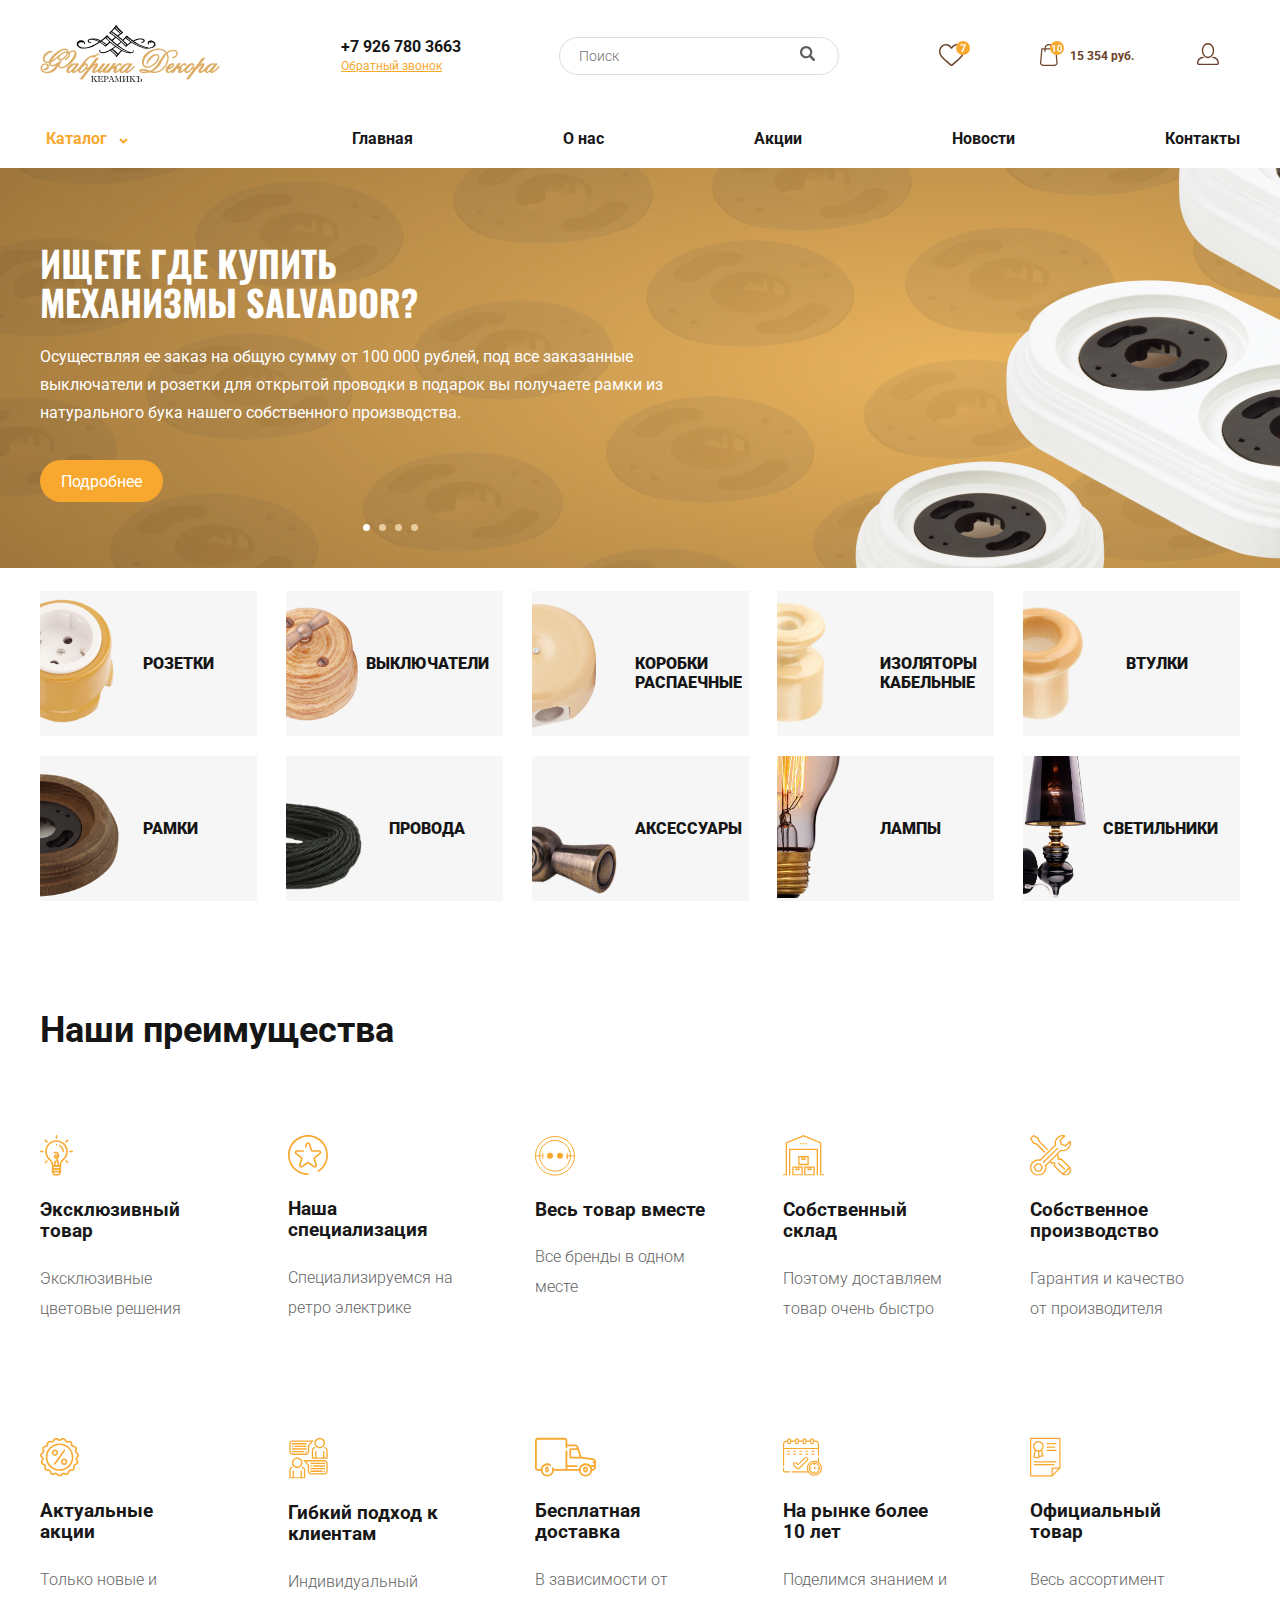
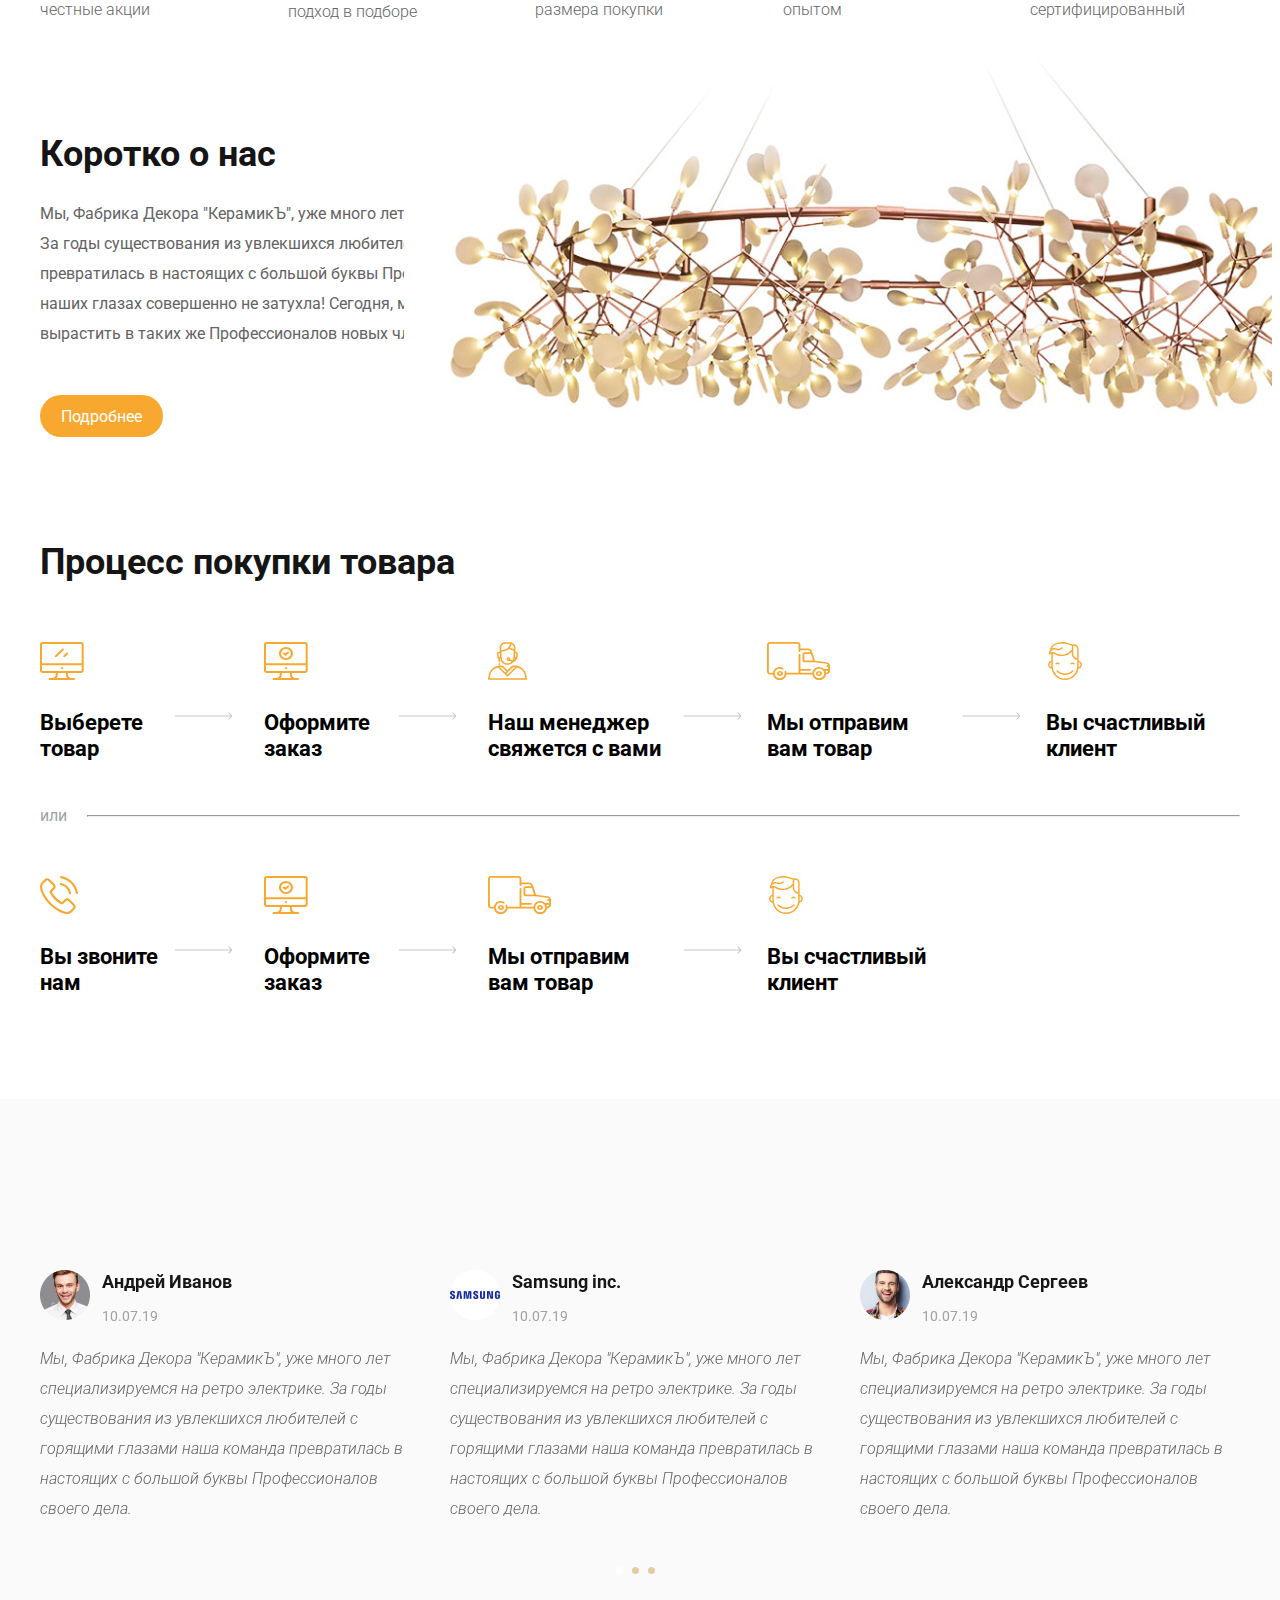
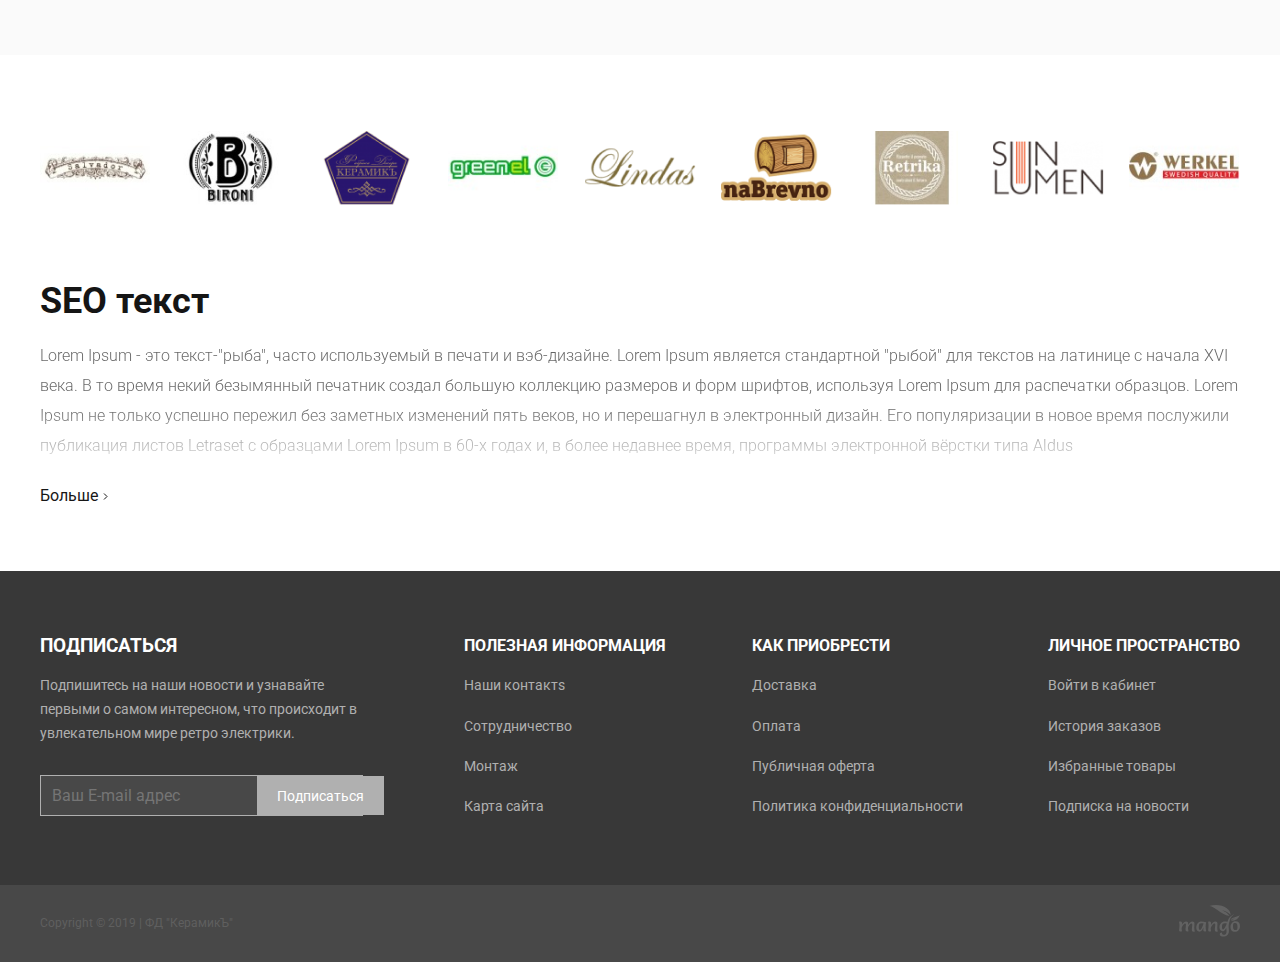
<file: Ceramic/index.html>
<!DOCTYPE html>
<html lang="en">
<head>
   <meta charset="UTF-8">
   <meta http-equiv="X-UA-Compatible" content="IE=edge">
   <meta name="viewport" content="width=device-width, initial-scale=1.0">
   <link rel="stylesheet" href="css/style.css"><link rel="preconnect" href="https://fonts.googleapis.com">
   <link rel="preconnect" href="https://fonts.gstatic.com" crossorigin>
   <link href="https://fonts.googleapis.com/css2?family=Oswald:wght@700&family=Roboto:ital,wght@0,400;0,700;0,900;1,400&display=swap" rel="stylesheet">
   <link href="https://fonts.googleapis.com/icon?family=Material+Icons" rel="stylesheet">
   <link rel="stylesheet" href="https://cdn.jsdelivr.net/npm/swiper@8/swiper-bundle.min.css">

   <title>Ceramic</title>
</head>
<body>
   <header class="header">
      <div class="container">
         <div class="header-top">
            <div class="header__logo logo">
               <img src="assets/img/header/logo.png" alt="logo: header logo" class="header__img">
            </div>
            <!-- /.header__logo -->
            <div class="header-top__contact">
               <p class="header__num">+7 926 780 3663</p>
               <a href="#" class="header__desc">Обратный звонок</a>
            </div>
            <!-- /.header-top__contact -->
            <form class="header-search">
               <input type="text" class="header-search__input" placeholder="Поиск">
               <button class="header-search__btn">
                  <img src="assets/svg/lupa.svg" alt="icon: lupa">
               </button>
            </form>
            <div class="header-top__nav">
               <ul class="header-top__list">
                  <li class="header-top__item">
                     <img src="assets/svg/bookmarks.svg" alt="icon: like">
                  </li>
                  <li class="header-top__item header-top__item--cart">
                     <img src="assets/svg/cart.svg" alt="icon: cart">
                     <p class="header-top__item--price">15 354 руб.</p>
                  </li>
                  <li class="header-top__item">
                     <img src="assets/svg/profile.svg" alt="icon: profile">
                  </li>
               </ul>
            </div>
            <!-- /.header-top__nav -->
         </div>
         <!-- /.header-top -->
         <nav class="navbar">
            <div class="dropdown">
               <button class="dropdown__btn navbar__catalog">Каталог</button>
               <ul class="dropdown-content dropdown--dis">
                  <li class="dropdown-content__item"><a href="#">ВСЕ ТОВАРЫ</a></li>
                  <li class="dropdown-content__item"><a href="#">РОЗЕТКИ</a></li>
                  <li class="dropdown-content__item"><a href="#">ВЫКЛЮЧАТЕЛИ</a></li>
                  <li class="dropdown-content__item"><a href="#">РАСПАЕЧНЫЕ КОРОБКИ</a></li>
                  <li class="dropdown-content__item"><a href="#">КАБЕЛЬНЫЕ ИЗОЛЯТОРЫ</a></li>
                  <li class="dropdown-content__item"><a href="#">ВТУЛКИ</a></li>
                  <li class="dropdown-content__item"><a href="#">РАМКИ</a></li>
                  <li class="dropdown-content__item"><a href="#">ПРОВОДА</a></li>
                  <li class="dropdown-content__item"><a href="#">СВЕТИЛЬНИКИ</a></li>
                  <li class="dropdown-content__item"><a href="#">ЛАМПЫ</a></li>
                  <li class="dropdown-content__item"><a href="#">АКСЕССУАРЫ</a></li>
               </ul>
            </div>
            <ul class="navbar-list">
               <li class="navbar-list__item"><a href="#" class="navbar-list__link">Главная</a></li>
               <li class="navbar-list__item"><a href="#" class="navbar-list__link">О нас</a></li>
               <li class="navbar-list__item"><a href="#" class="navbar-list__link">Акции</a></li>
               <li class="navbar-list__item"><a href="#" class="navbar-list__link">Новости</a></li>
               <li class="navbar-list__item"><a href="#" class="navbar-list__link">Контакты</a></li>
            </ul>
         </nav>
         <!-- /.nav -->
 
      </div>
      <!-- /.container -->
      <!-- Slider main container -->
   <div class="header-swiper">
      <!-- Additional required wrapper -->
      <div class="swiper-wrapper">
         <!-- Slides -->
         <div class="swiper-slide swiper-slide--first">
            <div class="container">
               <h1 class="header-swiper__title">Ищете где купить механизмы Salvador?</h1>
               <p class="header-swiper__text">Осуществляя ее заказ на общую сумму от 100 000 рублей, под все заказанные выключатели и розетки для открытой проводки в подарок вы получаете рамки из натурального бука нашего собственного производства.</p>
               <button class="header-swiper__btn btn">Подробнее</button>
            </div>
            <!-- /.container -->
         </div>
         <div class="swiper-slide swiper-slide--second">
            <div class="container">
               <h1 class="header-swiper__title">Ищете где купить механизмы Salvador?</h1>
               <p class="header-swiper__text">Осуществляя ее заказ на общую сумму от 100 000 рублей, под все заказанные выключатели и розетки для открытой проводки в подарок вы получаете рамки из натурального бука нашего собственного производства.</p>
               <button class="header-swiper__btn btn">Подробнее</button>
            </div>
            <!-- /.container -->
         </div>
         <div class="swiper-slide swiper-slide--third">
            <div class="container">
               <h1 class="header-swiper__title">Ищете где купить механизмы Salvador?</h1>
               <p class="header-swiper__text">Осуществляя ее заказ на общую сумму от 100 000 рублей, под все заказанные выключатели и розетки для открытой проводки в подарок вы получаете рамки из натурального бука нашего собственного производства.</p>
               <button class="header-swiper__btn btn">Подробнее</button>
            </div>
            <!-- /.container -->
         </div>
         <div class="swiper-slide swiper-slide--forth">
            <div class="container">
               <h1 class="header-swiper__title">Ищете где купить механизмы Salvador?</h1>
               <p class="header-swiper__text">Осуществляя ее заказ на общую сумму от 100 000 рублей, под все заказанные выключатели и розетки для открытой проводки в подарок вы получаете рамки из натурального бука нашего собственного производства.</p>
               <button class="header-swiper__btn btn">Подробнее</button>
            </div>
            <!-- /.container -->
         </div>
      </div>
      <!-- If we need pagination -->
      <div class="swiper-pagination header-pagination"></div>
   </div>
   <!-- /.header-swiper -->
   </header>
   <section class="goods">
      <div class="container">
         <div class="goods-content">
            <div class="goods-card">
               <img src="assets/img/goods/card-1.png" alt="image: socket" class="goods-card__img">
               <p class="goods-card__text">розетки</p>
            </div>
            <!-- /.goods-card -->
            <div class="goods-card">
               <img src="assets/img/goods/card-2.png" alt="image: switch" class="goods-card__img">
               <p class="goods-card__text long-text">Выключатели</p>
            </div>
            <!-- /.goods-card -->
            <div class="goods-card">
               <img src="assets/img/goods/card-3.png" alt="image: boxes" class="goods-card__img" width="64%">
               <p class="goods-card__text">коробки распаечные</p>
            </div>
            <!-- /.goods-card -->
            <div class="goods-card">
               <img src="assets/img/goods/card-4.png" alt="image: cabel isolator" class="goods-card__img" width="65%">
               <p class="goods-card__text">изоляторы кабельные</p>
            </div>
            <!-- /.goods-card -->
            <div class="goods-card">
               <img src="assets/img/goods/card-5.png" alt="image: bushings" class="goods-card__img" width="50%" id="special-card">
               <p class="goods-card__text">Втулки</p>
            </div>
            <!-- /.goods-card -->
            <div class="goods-card--second">
               <img src="assets/img/goods/card-6.png" alt="image: socket" class="goods-card__img--second small-card">
               <p class="goods-card__text">Рамки</p>
            </div>
            <!-- /.goods-card -->
            <div class="goods-card--second">
               <img src="assets/img/goods/card-7.png" alt="image: switch" class="goods-card__img--second small-card">
               <p class="goods-card__text">провода</p>
            </div>
            <!-- /.goods-card -->
            <div class="goods-card--second">
               <img src="assets/img/goods/card-8.png" alt="image: boxes" class="goods-card__img--second">
               <p class="goods-card__text">Аксессуары</p>
            </div>
            <!-- /.goods-card -->
            <div class="goods-card--second">
               <img src="assets/img/goods/card-9.png" alt="image: cabel isolator" class="goods-card__img--second big-card">
               <p class="goods-card__text">Лампы</p>
            </div>
            <!-- /.goods-card -->
            <div class="goods-card--second">
               <img src="assets/img/goods/card-10.png" alt="image: bushings" class="goods-card__img--second big-card">
               <p class="goods-card__text long-text">светильники</p>
            </div>
            <!-- /.goods-card -->
         </div>
         <!-- /.goods-content -->
      </div>
      <!-- /.container -->
   </section>
   <!-- /.goods -->
   <section class="advantages">
      <div class="container">
         <h2 class="advantages__title title">Наши преимущества</h2>
         <div class="advantages-content">
            <div class="advantages-card">
               <img src="assets/img/advantages/card-1.svg" alt="icon: bulb" class="advantages-card__img">
               <h3 class="advantages-card__title">Эксклюзивный товар</h3>
               <p class="advantages-card__text">Эксклюзивные цветовые решения</p>
            </div>
            <!-- /.advantages-card -->
            <div class="advantages-card">
               <img src="assets/img/advantages/card-2.svg" alt="icon: bulb" class="advantages-card__img">
               <h3 class="advantages-card__title">Наша специализация</h3>
               <p class="advantages-card__text">Специализируемся на ретро электрике</p>
            </div>
            <!-- /.advantages-card -->
            <div class="advantages-card">
               <img src="assets/img/advantages/card-3.svg" alt="icon: bulb" class="advantages-card__img">
               <h3 class="advantages-card__title">Весь товар вместе</h3>
               <p class="advantages-card__text">Все бренды в одном месте</p>
            </div>
            <!-- /.advantages-card -->
            <div class="advantages-card">
               <img src="assets/img/advantages/card-4.svg" alt="icon: bulb" class="advantages-card__img">
               <h3 class="advantages-card__title">Собственный склад</h3>
               <p class="advantages-card__text">Поэтому доставляем товар очень быстро</p>
            </div>
            <!-- /.advantages-card -->
            <div class="advantages-card">
               <img src="assets/img/advantages/card-5.svg" alt="icon: bulb" class="advantages-card__img">
               <h3 class="advantages-card__title">Собственное производство</h3>
               <p class="advantages-card__text">Гарантия и качество от производителя</p>
            </div>
            <!-- /.advantages-card -->
            <div class="advantages-card">
               <img src="assets/img/advantages/card-6.svg" alt="icon: bulb" class="advantages-card__img">
               <h3 class="advantages-card__title">Актуальные акции</h3>
               <p class="advantages-card__text">Только новые и честные акции</p>
            </div>
            <!-- /.advantages-card -->
            <div class="advantages-card">
               <img src="assets/img/advantages/card-7.svg" alt="icon: bulb" class="advantages-card__img">
               <h3 class="advantages-card__title">Гибкий подход к клиентам</h3>
               <p class="advantages-card__text">Индивидуальный подход в подборе</p>
            </div>
            <!-- /.advantages-card -->
            <div class="advantages-card">
               <img src="assets/img/advantages/card-8.svg" alt="icon: bulb" class="advantages-card__img">
               <h3 class="advantages-card__title">Бесплатная доставка</h3>
               <p class="advantages-card__text">В зависимости от размера покупки</p>
            </div>
            <!-- /.advantages-card -->
            <div class="advantages-card">
               <img src="assets/img/advantages/card-9.svg" alt="icon: bulb" class="advantages-card__img">
               <h3 class="advantages-card__title">На рынке более 10 лет</h3>
               <p class="advantages-card__text">Поделимся знанием и опытом</p>
            </div>
            <!-- /.advantages-card -->
            <div class="advantages-card">
               <img src="assets/img/advantages/card-10.svg" alt="icon: bulb" class="advantages-card__img">
               <h3 class="advantages-card__title">Официальный товар</h3>
               <p class="advantages-card__text">Весь ассортимент сертифицированный</p>
            </div>
            <!-- /.advantages-card -->
         </div>
         <!-- /.advantages-content -->
      </div>
      <!-- /.container -->
   </section>
   <!-- /.advantages -->
   <section class="about">
      <div class="container">
         <h2 class="about__title title">Коротко о нас</h2>
         <p class="about__text">
            Мы, Фабрика Декора "КерамикЪ", уже много лет специализируемся на ретро электрике.
            За годы существования из увлекшихся любителей с горящими глазами наша команда превратилась в настоящих с большой буквы Профессионалов своего дела. Но искра
            в наших глазах совершенно не затухла! Сегодня, мы планомерно работаем над тем,
            чтоб вырастить в таких же Профессионалов новых членов нашей команды.
         </p>
         <button class="btn about__btn">Подробнее</button>
         <div class="about__img"><img src="assets/img/about/chandelier.png" alt="image: chandelier"></div>
      </div>
      <!-- /.container -->
   </section>
   <!-- /.about -->
   <section class="purchase">
      <div class="container">
         <h2 class="purchase__title title">Процесс покупки товара</h2>
         <div class="purchase-row">
            <div class="purchase-card">
               <img src="assets/img/purchase/card-1.svg" alt="icon: computer" class="purchase-card__img">
               <h3 class="purchase-card__title">Выберете <br> товар</h3>
            </div>
            <!-- /.purchase-card -->
            <div class="purchase-card">
               <img src="assets/img/purchase/card-2.svg" alt="icon: computer" class="purchase-card__img">
               <h3 class="purchase-card__title">Оформите <br> заказ</h3>
            </div>
            <!-- /.purchase-card -->
            <div class="purchase-card purchase-card--large">
               <img src="assets/img/purchase/card-3.svg" alt="icon: computer" class="purchase-card__img">
               <h3 class="purchase-card__title">Наш менеджер <br> свяжется с вами</h3>
            </div>
            <!-- /.purchase-card -->
            <div class="purchase-card purchase-card--large">
               <img src="assets/img/purchase/card-4.svg" alt="icon: computer" class="purchase-card__img">
               <h3 class="purchase-card__title">Мы отправим <br> вам товар</h3>
            </div>
            <!-- /.purchase-card -->
            <div class="purchase-card purchase-card--dis purchase-card--large">
               <img src="assets/img/purchase/card-5.svg" alt="icon: computer" class="purchase-card__img">
               <h3 class="purchase-card__title purchase-card__title--dis">Вы счастливый <br> клиент</h3>
            </div>
            <!-- /.purchase-card -->
         </div>
         <!-- /.purchase-row -->
         <div class="purchase-line">
            <p class="purchase-line__text">или</p>
            <hr class="purchase-line__hr"></hr>
         </div>
         <!-- /.purchase-line -->
         <div class="purchase-row">
            <div class="purchase-card">
               <img src="assets/img/purchase/card-6.svg" alt="icon: computer" class="purchase-card__img">
               <h3 class="purchase-card__title">Вы звоните <br> нам</h3>
            </div>
            <!-- /.purchase-card -->
            <div class="purchase-card">
               <img src="assets/img/purchase/card-2.svg" alt="icon: computer" class="purchase-card__img">
               <h3 class="purchase-card__title">Оформите <br> заказ</h3>
            </div>
            <!-- /.purchase-card -->
            <div class="purchase-card purchase-card--large">
               <img src="assets/img/purchase/card-4.svg" alt="icon: computer" class="purchase-card__img">
               <h3 class="purchase-card__title">Мы отправим <br> вам товар</h3>
            </div>
            <!-- /.purchase-card -->
            <div class="purchase-card purchase-card--large">
               <img src="assets/img/purchase/card-5.svg" alt="icon: computer" class="purchase-card__img">
               <h3 class="purchase-card__title purchase-card__title--dis">Вы счастливый <br> клиент</h3>
            </div>
            <!-- /.purchase-card -->
         </div>
         <!-- /.purchase-row -->
      </div>
      <!-- /.container -->
   </section>
   <!-- /.purchase -->
   <section class="clients">
      <div class="container">
               <!-- Swiper -->
         <div class="swiper clients-swiper">
            <div class="swiper-wrapper">
            <div class="swiper-slide clients-slide">
               <div class="clients-slide__item">
                  <div class="clients-slide__top">
                     <img src="assets/img/clients/card-1.png" alt="image: client" class="clients-slide__img">
                  <div class="clients-slide__info">
                     <p class="clients-slide__name">Андрей Иванов</p>
                     <span class="clients-slide__date">10.07.19</span>
                  </div>
                  <!-- /.clients-slide__info -->
                  </div>
                  <!-- /.clients-slide__top -->
                  <p class="clients-slide__text">
                     Мы, Фабрика Декора "КерамикЪ", уже много лет специализируемся на ретро электрике. За годы существования из увлекшихся любителей с горящими глазами наша команда превратилась в настоящих с большой буквы Профессионалов своего дела.
                  </p>
               </div>
               <!-- /.swiper-slide__item -->
               <div class="clients-slide__item">
                  <div class="clients-slide__top">
                     <img src="assets/img/clients/card-2.png" alt="image: client" class="clients-slide__img">
                  <div class="clients-slide__info">
                     <p class="clients-slide__name">Samsung inc.</p>
                     <span class="clients-slide__date">10.07.19</span>
                  </div>
                  <!-- /.clients-slide__info -->
                  </div>
                  <!-- /.clients-slide__top -->
                  <p class="clients-slide__text">
                     Мы, Фабрика Декора "КерамикЪ", уже много лет специализируемся на ретро электрике. За годы существования из увлекшихся любителей с горящими глазами наша команда превратилась в настоящих с большой буквы Профессионалов своего дела.
                  </p>
               </div>
               <!-- /.swiper-slide__item -->
               <div class="clients-slide__item">
                  <div class="clients-slide__top">
                     <img src="assets/img/clients/card-3.png" alt="image: client" class="clients-slide__img">
                  <div class="clients-slide__info">
                     <p class="clients-slide__name">Александр Сергеев</p>
                     <span class="clients-slide__date">10.07.19</span>
                  </div>
                  <!-- /.clients-slide__info -->
                  </div>
                  <!-- /.clients-slide__top -->
                  <p class="clients-slide__text">
                     Мы, Фабрика Декора "КерамикЪ", уже много лет специализируемся на ретро электрике. За годы существования из увлекшихся любителей с горящими глазами наша команда превратилась в настоящих с большой буквы Профессионалов своего дела.
                  </p>
               </div>
               <!-- /.swiper-slide__item -->
            </div>
            <!-- /.swiper-slide -->
            <div class="swiper-slide clients-slide">
               <div class="clients-slide__item">
                  <div class="clients-slide__top">
                     <img src="assets/img/clients/card-1.png" alt="image: client" class="clients-slide__img">
                  <div class="clients-slide__info">
                     <p class="clients-slide__name">Андрей Иванов</p>
                     <span class="clients-slide__date">10.07.19</span>
                  </div>
                  <!-- /.clients-slide__info -->
                  </div>
                  <!-- /.clients-slide__top -->
                  <p class="clients-slide__text">
                     Мы, Фабрика Декора "КерамикЪ", уже много лет специализируемся на ретро электрике. За годы существования из увлекшихся любителей с горящими глазами наша команда превратилась в настоящих с большой буквы Профессионалов своего дела.
                  </p>
               </div>
               <!-- /.swiper-slide__item -->
               <div class="clients-slide__item">
                  <div class="clients-slide__top">
                     <img src="assets/img/clients/card-2.png" alt="image: client" class="clients-slide__img">
                  <div class="clients-slide__info">
                     <p class="clients-slide__name">Samsung inc.</p>
                     <span class="clients-slide__date">10.07.19</span>
                  </div>
                  <!-- /.clients-slide__info -->
                  </div>
                  <!-- /.clients-slide__top -->
                  <p class="clients-slide__text">
                     Мы, Фабрика Декора "КерамикЪ", уже много лет специализируемся на ретро электрике. За годы существования из увлекшихся любителей с горящими глазами наша команда превратилась в настоящих с большой буквы Профессионалов своего дела.
                  </p>
               </div>
               <!-- /.swiper-slide__item -->
               <div class="clients-slide__item">
                  <div class="clients-slide__top">
                     <img src="assets/img/clients/card-3.png" alt="image: client" class="clients-slide__img">
                  <div class="clients-slide__info">
                     <p class="clients-slide__name">Александр Сергеев</p>
                     <span class="clients-slide__date">10.07.19</span>
                  </div>
                  <!-- /.clients-slide__info -->
                  </div>
                  <!-- /.clients-slide__top -->
                  <p class="clients-slide__text">
                     Мы, Фабрика Декора "КерамикЪ", уже много лет специализируемся на ретро электрике. За годы существования из увлекшихся любителей с горящими глазами наша команда превратилась в настоящих с большой буквы Профессионалов своего дела.
                  </p>
               </div>
               <!-- /.swiper-slide__item -->
            </div>
            <!-- /.swiper-slide -->
            <div class="swiper-slide clients-slide">
               <div class="clients-slide__item">
                  <div class="clients-slide__top">
                     <img src="assets/img/clients/card-1.png" alt="image: client" class="clients-slide__img">
                  <div class="clients-slide__info">
                     <p class="clients-slide__name">Андрей Иванов</p>
                     <span class="clients-slide__date">10.07.19</span>
                  </div>
                  <!-- /.clients-slide__info -->
                  </div>
                  <!-- /.clients-slide__top -->
                  <p class="clients-slide__text">
                     Мы, Фабрика Декора "КерамикЪ", уже много лет специализируемся на ретро электрике. За годы существования из увлекшихся любителей с горящими глазами наша команда превратилась в настоящих с большой буквы Профессионалов своего дела.
                  </p>
               </div>
               <!-- /.swiper-slide__item -->
               <div class="clients-slide__item">
                  <div class="clients-slide__top">
                     <img src="assets/img/clients/card-2.png" alt="image: client" class="clients-slide__img">
                  <div class="clients-slide__info">
                     <p class="clients-slide__name">Samsung inc.</p>
                     <span class="clients-slide__date">10.07.19</span>
                  </div>
                  <!-- /.clients-slide__info -->
                  </div>
                  <!-- /.clients-slide__top -->
                  <p class="clients-slide__text">
                     Мы, Фабрика Декора "КерамикЪ", уже много лет специализируемся на ретро электрике. За годы существования из увлекшихся любителей с горящими глазами наша команда превратилась в настоящих с большой буквы Профессионалов своего дела.
                  </p>
               </div>
               <!-- /.swiper-slide__item -->
               <div class="clients-slide__item">
                  <div class="clients-slide__top">
                     <img src="assets/img/clients/card-3.png" alt="image: client" class="clients-slide__img">
                  <div class="clients-slide__info">
                     <p class="clients-slide__name">Александр Сергеев</p>
                     <span class="clients-slide__date">10.07.19</span>
                  </div>
                  <!-- /.clients-slide__info -->
                  </div>
                  <!-- /.clients-slide__top -->
                  <p class="clients-slide__text">
                     Мы, Фабрика Декора "КерамикЪ", уже много лет специализируемся на ретро электрике. За годы существования из увлекшихся любителей с горящими глазами наша команда превратилась в настоящих с большой буквы Профессионалов своего дела.
                  </p>
               </div>
               <!-- /.swiper-slide__item -->
            </div>
            <!-- /.swiper-slide -->
            </div>
            <div class="swiper-pagination clients-pagination"></div>
         </div>
      </div>
   </section>
   <!-- /.clients -->
   <section class="brands">
      <div class="container">
         <div class="brands-outer">
            <div class="brands-item"><img src="assets/img/brands/item-1.png" alt="image: brand" class="brands-item__img"></div>
            <div class="brands-item"><img src="assets/img/brands/item-2.png" alt="image: brand" class="brands-item__img"></div>
            <div class="brands-item"><img src="assets/img/brands/item-3.png" alt="image: brand" class="brands-item__img"></div>
            <div class="brands-item"><img src="assets/img/brands/item-4.png" alt="image: brand" class="brands-item__img"></div>
            <div class="brands-item"><img src="assets/img/brands/item-5.png" alt="image: brand" class="brands-item__img"></div>
            <div class="brands-item"><img src="assets/img/brands/item-6.png" alt="image: brand" class="brands-item__img"></div>
            <div class="brands-item"><img src="assets/img/brands/item-7.png" alt="image: brand" class="brands-item__img"></div>
            <div class="brands-item"><img src="assets/img/brands/item-8.png" alt="image: brand" class="brands-item__img"></div>
            <div class="brands-item"><img src="assets/img/brands/item-9.png" alt="image: brand" class="brands-item__img"></div>
         </div>
         <!-- /.brands-outer -->
      </div>
      <!-- /.container -->
   </section>
   <!-- /.brands -->
   <section class="seo">
      <div class="container">
         <h2 class="seo__title title">SEO текст</h2>
         <p class="seo__text">
            Lorem Ipsum - это текст-"рыба", часто используемый в печати и вэб-дизайне. Lorem Ipsum является стандартной "рыбой" для текстов на латинице с начала XVI века. В то время некий безымянный печатник создал большую коллекцию размеров и форм шрифтов, используя Lorem Ipsum для распечатки образцов. Lorem Ipsum не только успешно пережил без заметных изменений пять веков, но и перешагнул в электронный дизайн. Его популяризации в новое время послужили публикация листов Letraset с образцами Lorem Ipsum в 60-х годах и, в более недавнее время, программы электронной вёрстки типа Aldus
         </p>
         <div class="seo-more"><a href="#" class="seo__link">Больше</a></div>
      </div>
      <!-- /.container -->
   </section>
   <!-- /.seo -->
   <footer class="footer">
      <div class="footer-outer">
         <div class="container">
            <div class="footer-inner">
               <div class="footer-subscribe">
                  <h3 class="footer__title">ПОДПИСАТЬСЯ</h3>
                  <p class="footer-subscribe__text">Подпишитесь на наши новости и узнавайте первыми о самом интересном, что происходит в увлекательном мире ретро электрики.</p>
                  <form action="submit" class="footer-form">
                     <input type="text" class="footer-form__input" placeholder="Ваш E-mail адрес">
                     <button class="footer-form__btn">Подписаться</button>
                  </form>
               </div>
               <!-- /.footer-subscribe -->
               <div class="footer-info">
                  <div class="footer__title">ПОЛЕЗНАЯ ИНФОРМАЦИЯ</div>
                  <ul class="footer-list">
                     <li class="footer-list__item">Наши контактs</li>
                     <li class="footer-list__item">Сотрудничество</li>
                     <li class="footer-list__item">Монтаж</li>
                     <li class="footer-list__item">Карта сайта</li>
                  </ul>
                  <!-- /.footer-list -->
               </div>
               <!-- /.footer-info -->
               <div class="footer-how">
                  <div class="footer__title">КАК ПРИОБРЕСТИ</div>
                  <ul class="footer-list">
                     <li class="footer-list__item">Доставка</li>
                     <li class="footer-list__item">Оплата</li>
                     <li class="footer-list__item">Публичная оферта</li>
                     <li class="footer-list__item">Политика конфиденциальности</li>
                  </ul>
                  <!-- /.footer-list -->
               </div>
               <!-- /.footer-how -->
               <div class="footer-private">
                  <div class="footer__title">ЛИЧНОЕ ПРОСТРАНСТВО</div>
                  <ul class="footer-list">
                     <li class="footer-list__item">Войти в кабинет</li>
                     <li class="footer-list__item">История заказов</li>
                     <li class="footer-list__item">Избранные товары</li>
                     <li class="footer-list__item">Подписка на новости</li>
                  </ul>
                  <!-- /.footer-list -->
               </div>
               <!-- /.footer-private -->
            </div>
            <!-- /.footer-inner -->
         </div>
         <!-- /.container -->
      </div>
      <div class="footer-bottom">
         <div class="container">
            <div class="footer-bottom--inner">
               <div class="footer__copyright">Copyright © 2019 | ФД "КерамикЪ"</div>
               <div>
                  <svg id="svg" width="61" height="32" viewBox="0 0 61 32" fill="none" xmlns="http://www.w3.org/2000/svg">
                  <path class="footer__logo" fill-rule="evenodd" clip-rule="evenodd" d="M30.1305 0.995012C41.7307 -2.33317 51.7953 3.19096 51.6372 10.1182C49.0569 7.32102 47.1378 6.28195 42.9938 5.23605C47.5956 7.24202 48.8184 8.57341 50.6203 11.0058C46.068 10.5271 41.9891 7.65238 38.3754 5.10565C35.2893 2.93074 32.5427 0.995012 30.1305 0.995012ZM49.9305 18.6026C50.1498 17.6664 50.3813 16.8115 50.6368 16.0167L50.6508 16.02L50.6475 16.0028L50.6451 15.9908C51.5 12.48 52 11.98 55.5 8.47998C50.5519 11.9377 50.1945 12.3092 48.4667 16.7355C47.5296 16.5443 46.5975 16.4487 45.6705 16.4487C44.1656 16.4487 42.9182 17.0274 41.9285 18.1846C40.9523 19.3287 40.4642 20.6634 40.4642 22.1889C40.4642 23.3067 40.7421 24.2535 41.298 25.0294C41.8539 25.8054 42.6403 26.1933 43.6571 26.1933C44.0639 26.1933 44.4503 26.1012 44.8164 25.9171C45.535 25.5489 46.3755 24.5494 47.3382 22.9188C47.3517 23.2739 47.3857 23.8787 47.4399 24.7336C47.5077 25.5884 47.5416 26.2393 47.5416 26.6864C47.5416 27.5938 47.2975 28.3368 46.8094 28.9154C46.3213 29.4941 45.6434 29.7834 44.7757 29.7834C44.2741 29.7834 43.8402 29.6124 43.4741 29.2705C43.108 28.9285 42.925 28.5209 42.925 28.0475C42.925 27.916 42.9453 27.7647 42.986 27.5938C42.8233 27.5675 42.6878 27.5543 42.5793 27.5543C42.0776 27.5543 41.6437 27.7188 41.2777 28.0475C40.9116 28.3762 40.7286 28.7773 40.7286 29.2508C40.7286 30.0135 41.0743 30.5724 41.7658 30.9274C42.4708 31.2956 43.3114 31.4798 44.2876 31.4798C45.9417 31.4798 47.2975 30.9472 48.3551 29.882C49.4126 28.8299 49.9414 27.4952 49.9414 25.8777C49.9414 25.4174 49.8939 24.7138 49.799 23.767C49.7041 22.807 49.6566 22.0048 49.6566 21.3605C49.6566 20.453 49.748 19.5338 49.9305 18.6026ZM15.2733 22.8004L15.4767 18.5791C15.4767 17.1589 14.7921 16.4487 13.4226 16.4487C12.6363 16.4487 11.8431 16.7972 11.0432 17.4942C10.2568 18.1912 9.61285 19 9.11112 19.9205C9.1518 19.4865 9.17214 19.092 9.17214 18.7369C9.17214 17.3167 8.48748 16.6066 7.11807 16.6066C6.34525 16.6066 5.57243 16.9288 4.79961 17.5731C4.02679 18.2043 3.38962 18.9539 2.8879 19.8218C2.98288 18.9013 3.03026 18.3227 3.03026 18.086C3.03026 17.6257 2.87438 17.2575 2.56251 16.9813C2.26426 16.7052 1.87103 16.5671 1.38294 16.5671C0.894842 16.5671 0.433897 16.646 0 16.8038C0.311873 18.0926 0.467759 19.2367 0.467759 20.2361C0.467759 21.2224 0.406746 22.2218 0.284722 23.2344C0.162698 24.2338 0.101687 24.9308 0.101687 25.3253C0.101687 25.7067 0.244047 26.0091 0.52877 26.2327C0.827119 26.4431 1.20672 26.5483 1.66766 26.5483C2.14223 26.5483 2.59647 26.4694 3.03026 26.3116C2.82689 25.4042 2.69134 24.3851 2.62352 23.2541C2.65067 22.8202 2.84723 22.2415 3.2133 21.5183C3.593 20.7818 4.05394 20.1111 4.59624 19.5062C5.13863 18.9013 5.61992 18.5989 6.04019 18.5989C6.65031 18.5989 6.95537 18.9276 6.95537 19.5851C6.95537 19.9008 6.88083 20.6767 6.73166 21.9128C6.58258 23.1489 6.50795 24.03 6.50795 24.556C6.50795 25.8054 7.0842 26.43 8.23662 26.43C8.58917 26.43 9.02306 26.3511 9.53821 26.1933C9.22644 25.1675 9.03659 24.1352 8.96876 23.0963C8.96876 22.4125 9.38914 21.4657 10.2297 20.2558C11.0838 19.0459 11.816 18.441 12.4261 18.441C12.982 18.441 13.2599 18.7698 13.2599 19.4273C13.2599 19.7693 13.1854 20.6109 13.0362 21.9522C12.8872 23.2805 12.8125 24.2273 12.8125 24.7927C12.8125 26.0421 13.3888 26.6667 14.5412 26.6667C15.0293 26.6667 15.4632 26.5878 15.8428 26.43C15.4632 25.2859 15.2733 24.076 15.2733 22.8004ZM26.658 21.8141C26.658 20.2887 26.841 18.7698 27.2071 17.2575C25.5801 16.7183 23.9938 16.4487 22.4481 16.4487C20.9161 16.4487 19.6687 17.0866 18.7061 18.3621C17.7435 19.6246 17.2621 21.0974 17.2621 22.7807C17.2621 23.8854 17.5469 24.8125 18.1163 25.562C18.6857 26.2985 19.4857 26.6667 20.5161 26.6667C20.95 26.6667 21.3703 26.5483 21.777 26.3116C22.6719 25.7856 23.6007 24.5232 24.5632 22.5243C24.387 23.4974 24.2988 24.2667 24.2988 24.8322C24.2988 25.3845 24.4005 25.8119 24.6039 26.1144C24.8073 26.4036 25.1666 26.5483 25.6818 26.5483C26.197 26.5483 26.6986 26.4694 27.1867 26.3116C26.8343 24.8256 26.658 23.3264 26.658 21.8141ZM22.7125 18.1254C23.2143 18.1254 23.8244 18.2307 24.5429 18.441C24.1091 20.0454 23.5193 21.5249 22.7735 22.8793C22.0279 24.2338 21.4178 24.9111 20.9432 24.9111C20.5364 24.9111 20.2314 24.6021 20.028 23.984C19.8383 23.3659 19.7433 22.7544 19.7433 22.1495C19.7433 21.0054 19.9738 19.881 20.4347 18.7764C20.9365 18.3424 21.6957 18.1254 22.7125 18.1254ZM38.2691 22.9188L38.4724 18.5791C38.4724 17.1589 37.7877 16.4487 36.4184 16.4487C35.5913 16.4487 34.7642 16.8038 33.9372 17.5139C33.1101 18.2109 32.439 19.0262 31.9238 19.9599C32.0322 19.0657 32.0865 18.4147 32.0865 18.0071C32.0865 17.5994 31.9305 17.2575 31.6188 16.9813C31.3204 16.7052 30.9273 16.5671 30.4392 16.5671C29.9511 16.5671 29.49 16.646 29.0563 16.8038C29.368 18.0926 29.524 19.2367 29.524 20.2361C29.524 21.2224 29.463 22.2218 29.341 23.2344C29.219 24.2338 29.1579 24.9308 29.1579 25.3253C29.1579 25.7067 29.3003 26.0091 29.585 26.2327C29.8833 26.4431 30.2629 26.5483 30.7239 26.5483C31.1984 26.5483 31.6526 26.4694 32.0865 26.3116C31.8695 25.3779 31.734 24.3982 31.6798 23.3725C31.7475 22.8727 31.978 22.2415 32.3712 21.4788C32.778 20.7029 33.2593 20.006 33.8152 19.3879C34.3846 18.7567 34.8931 18.441 35.3405 18.441C35.9506 18.441 36.2557 18.7698 36.2557 19.4273C36.2557 19.7693 36.181 20.6109 36.032 21.9522C35.8828 23.2805 35.8083 24.2273 35.8083 24.7927C35.8083 26.0421 36.3844 26.6667 37.5369 26.6667C38.025 26.6667 38.4588 26.5878 38.8385 26.43C38.4588 25.2859 38.2691 24.1155 38.2691 22.9188ZM45.6909 18.1254C46.396 18.1254 47.1078 18.2307 47.8263 18.441C47.3517 19.8876 46.7281 21.2487 45.9553 22.5243C45.1824 23.7998 44.5656 24.4377 44.1046 24.4377C43.6978 24.4377 43.4063 24.1484 43.2301 23.5697C43.0538 22.978 42.9657 22.3731 42.9657 21.755C42.9657 20.6898 43.2097 19.6838 43.6978 18.7369C44.3215 18.3293 44.9859 18.1254 45.6909 18.1254ZM52.5397 25.5226C53.2447 26.3642 54.3429 26.785 55.8343 26.785C57.3257 26.785 58.5595 26.2524 59.5357 25.1873C60.5119 24.1089 61 22.8004 61 21.2618C61 17.9742 59.495 16.3304 56.4851 16.3304C55.0208 16.3304 53.8209 16.8893 52.8854 18.0071C51.9499 19.1248 51.4821 20.4465 51.4821 21.972C51.4821 23.4842 51.8346 24.6678 52.5397 25.5226ZM54.004 20.7884C54.004 20.0257 54.126 19.2629 54.37 18.5002C54.953 18.1715 55.6377 18.0071 56.4241 18.0071C57.7934 18.0071 58.4782 19.4076 58.4782 22.2087C58.4782 23.195 58.329 23.9248 58.0308 24.3982C57.746 24.8716 57.1426 25.1083 56.2207 25.1083C55.3123 25.1083 54.7021 24.681 54.3904 23.8262C54.2412 23.4053 54.1395 22.9846 54.0853 22.5637C54.031 22.1429 54.004 21.5511 54.004 20.7884ZM51.6372 14.9556C54.1229 16.9575 58.8762 15.0397 60.9218 10.118C60.2433 10.9472 58.7828 11.3494 57.1414 11.8016C55.2211 12.3304 53.0529 12.9275 51.5988 14.3565C52.9939 14.4212 53.824 14.3754 55.8505 13.3581C54.3034 14.488 53.3843 14.8553 51.6372 14.9556Z" fill="#626262"/>
                  </svg>
               </div>
            </div>
         </div>
      </div>
   </footer>
   <!-- /.footer -->
</body>

<script src="https://cdn.jsdelivr.net/npm/swiper@8/swiper-bundle.min.js"></script>
<script src="js/main.js"></script>
</html>
</file>
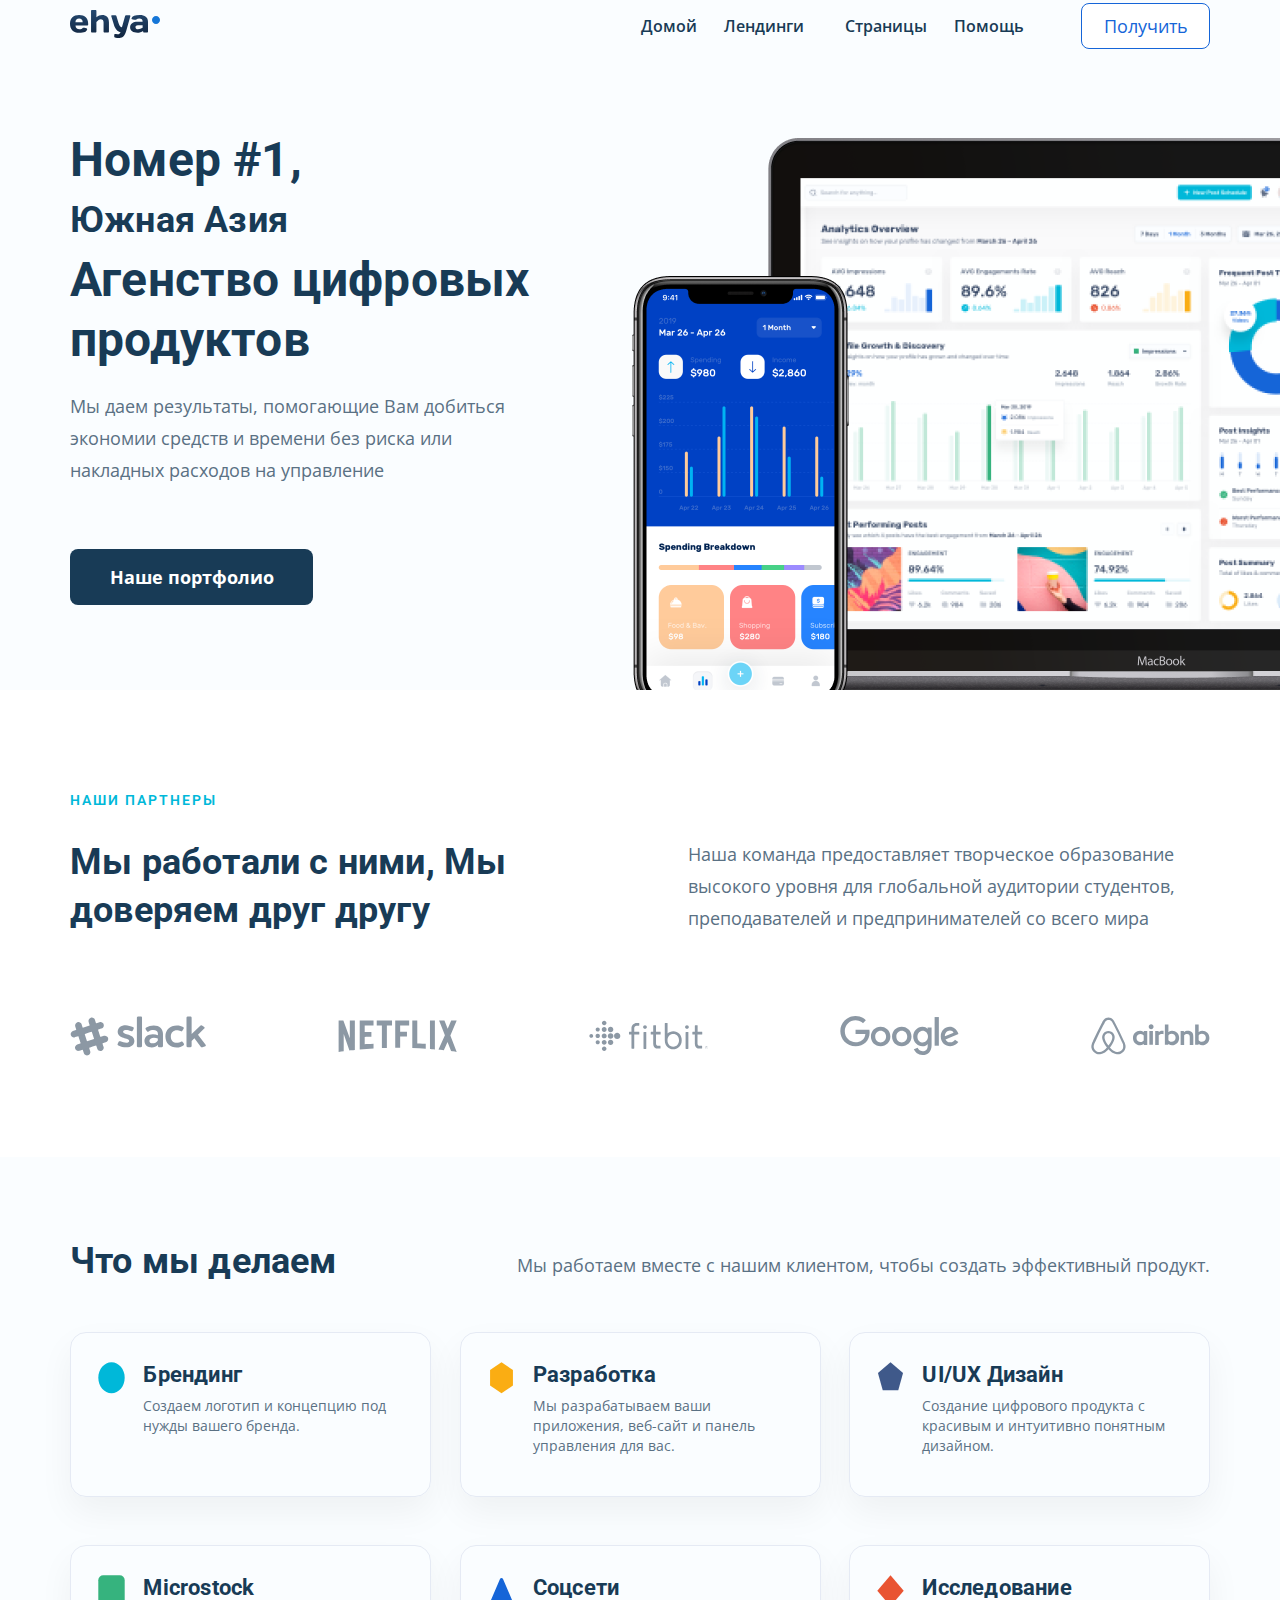
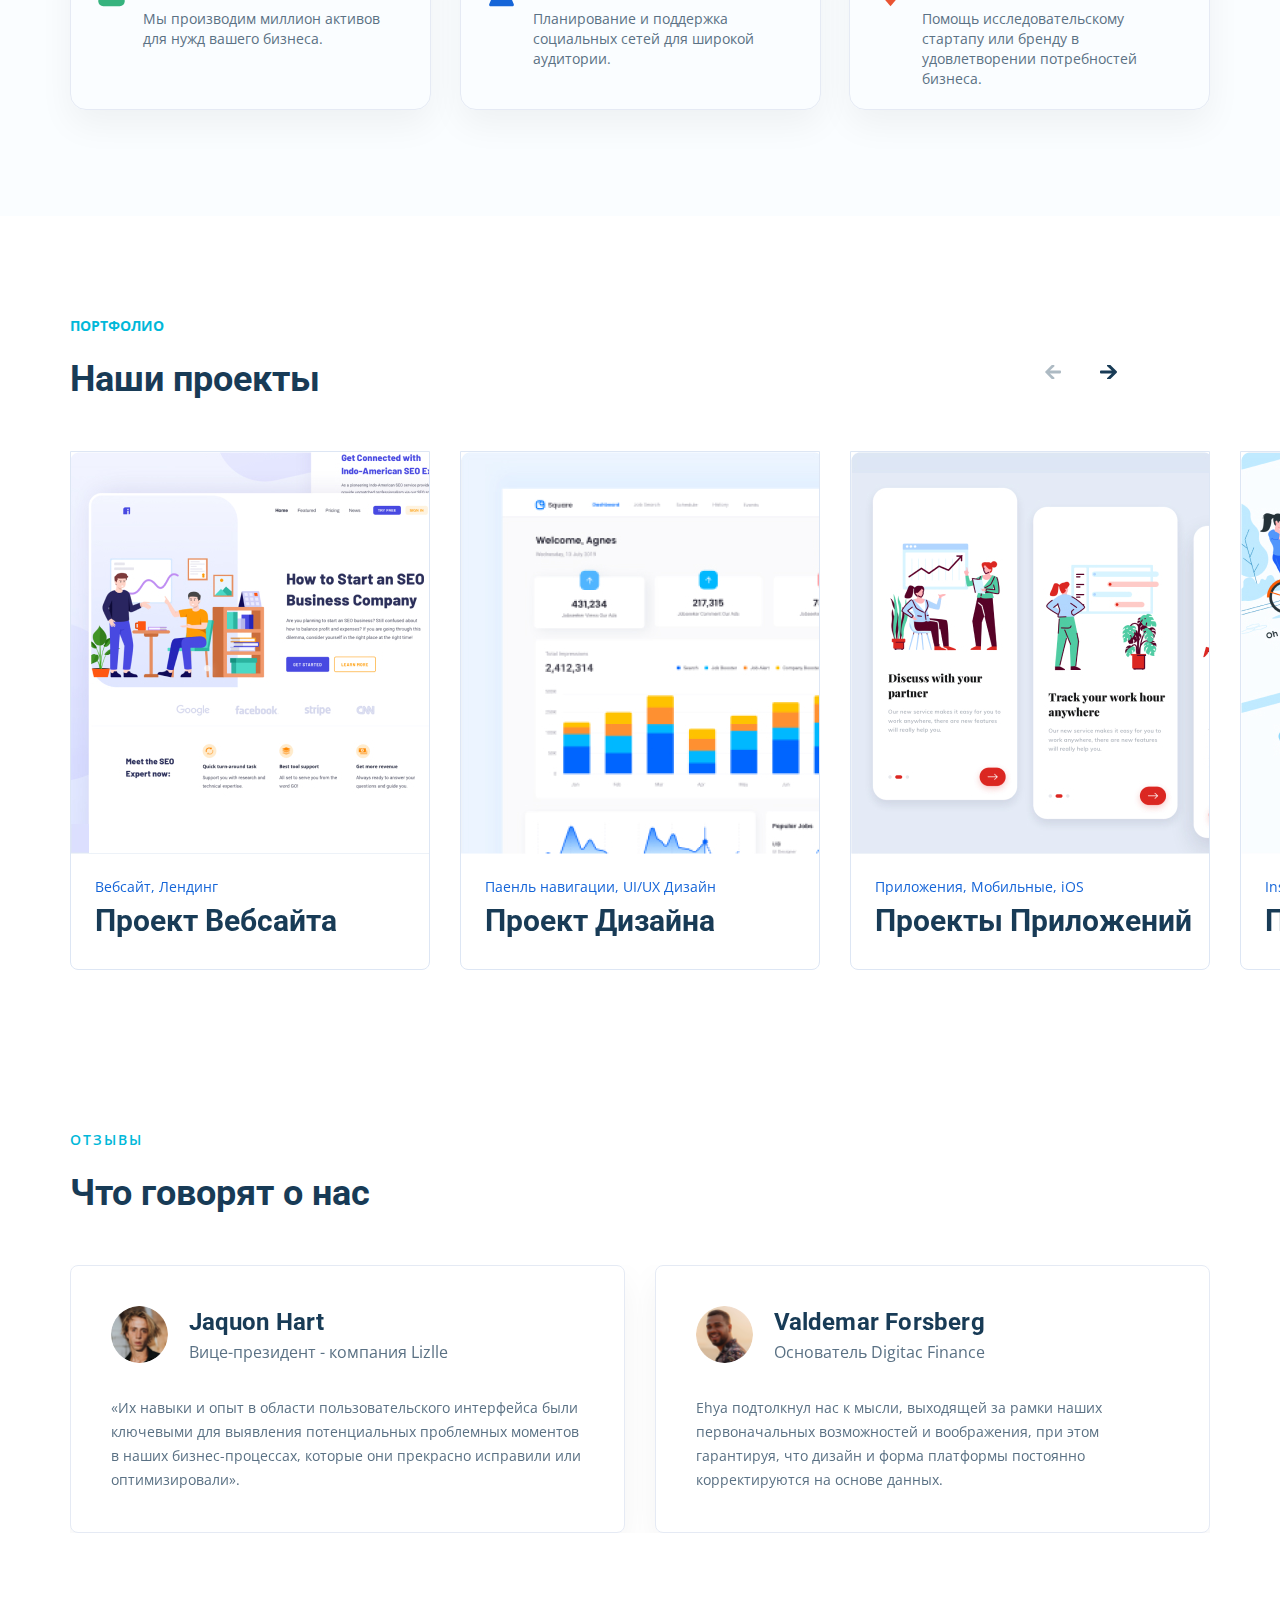
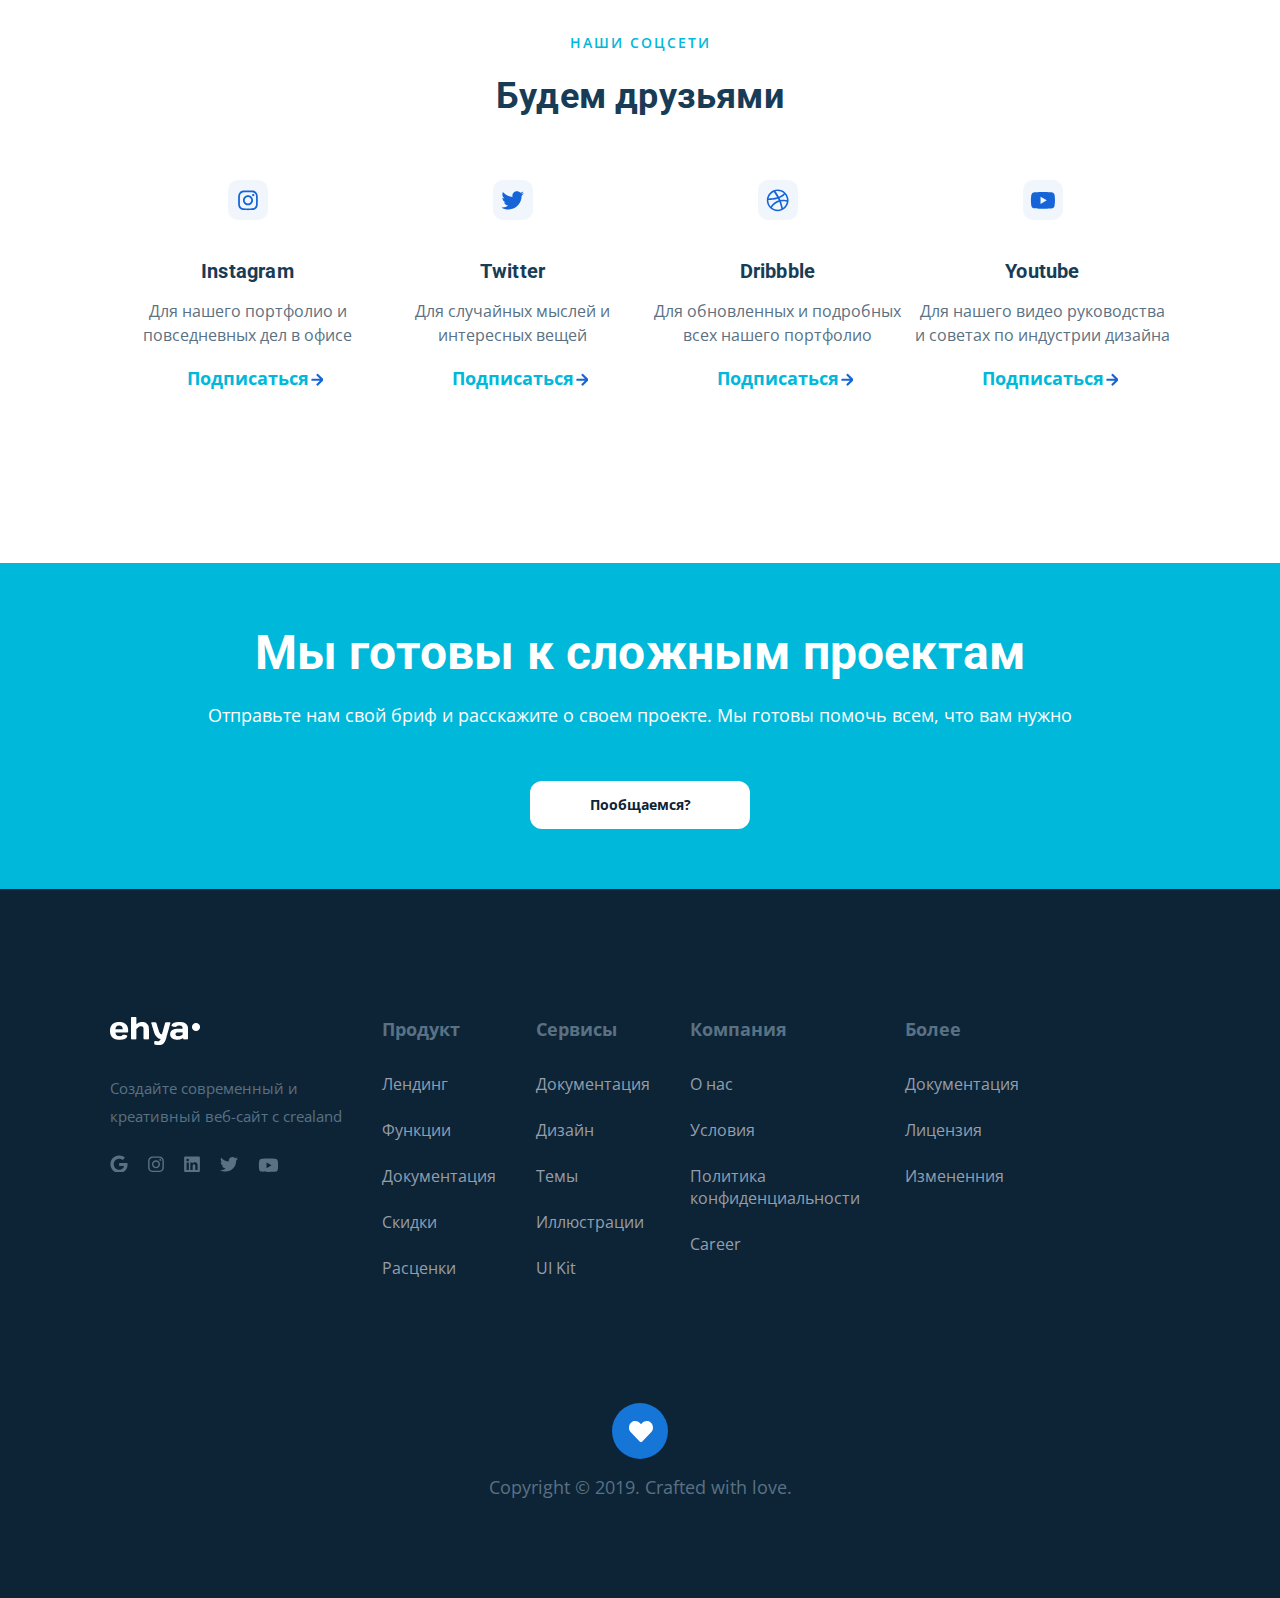
<file: ehya/index.html>
<!DOCTYPE html>
<html lang="en">
<head>
  <meta charset="UTF-8">
  <meta http-equiv="X-UA-Compatible" content="IE=edge">
  <meta name="viewport" content="width=device-width, initial-scale=1.0">
  <link rel="preconnect" href="https://fonts.gstatic.com">
  <link href="https://fonts.googleapis.com/css2?family=Open+Sans:wght@400;700&family=Roboto:wght@400;700&display=swap" rel="stylesheet">
  <link rel="stylesheet" href="css/swiper-bundle.min.css">
  <link rel="stylesheet" href="css/style.css">
  <title>ehya</title>
</head>
<body>
  <header class="header">
    <div class="container">
      <nav class="nav">
        <div class="logo">
          <img src="image/SVG/Logo.svg" alt="Logo: ehya">
        </div>
       <div class="nav-menu">
        <ul class="nav-list">
          <li class="nav-list__link">Домой</li>
          <li class="nav-list__link nav-list__link--burger">Лендинги</li>
          <li class="nav-list__link nav-list__link">Страницы</li>
          <li class="nav-list__link">Помощь</li>
        </ul>
        <button class="button nav__button">Получить</button>
       </div>
      </nav>
      <div class="hero">
        <div class="hero-info">
          <div class="hero-info__subtitle title">Номер #1,</div>
          <div class="hero-info__title title">Южная Азия</div>
          <h1 class="hero-info__suptitle title">Агенство цифровых продуктов</h1>
          <p class="hero-info__text">Мы даем результаты, помогающие Вам добиться экономии средств и времени без риска или накладных расходов на управление</p>
          <button class="hero-info__button button"><a href="#">Наше портфолио</a></button>
        </div>
        <div class="hero-bcg">
          <img class="hero-bcg__img hero-bcg__iphone" src="image/hero/iphone.png" alt="iPhone">
          <img class="hero-bcg__img hero-bcg__mack" src="image/hero/Macbook.png" alt="Mackbook">
        </div>
      </div>
    </div>
    <!-- /.container -->
  </header>
  <section class="partner">
    <div class="container">
      <h3 class="partner__subtitle title">Наши партнеры</h3>
      <div class="partner-content">
        <h2 class="partner__title title">Мы работали с ними,
          Мы доверяем друг другу</h2>
        <p class="partner__text text">Наша команда предоставляет творческое образование высокого уровня для глобальной аудитории студентов, преподавателей и предпринимателей со всего мира</p>
      </div>
      <!-- /.partner-content -->
      <div class="partner-list">
        <img src="image/SVG/partner/slack.svg" alt="logo: slack" class="partner-list__item">
        <img src="image/SVG/partner/netflix.svg" alt="logo: netflix" class="partner-list__item">
        <img src="image/SVG/partner/fitbit.svg" alt="logo: fitbit" class="partner-list__item">
        <img src="image/SVG/partner/google.svg" alt="logo: google" class="partner-list__item">
        <img src="image/SVG/partner/airbnb.svg" alt="logo: airbnb" class="partner-list__item">
      </div>
    </div>
    <!-- /.container -->
  </section>
  <!-- /.partner -->
  <section class="wedo">
    <div class="container">
      <div class="wedo-info">
        <h2 class="wedo__title title">Что мы делаем</h2>
        <p class="wedo__texy text">Мы работаем вместе с нашим клиентом, чтобы создать эффективный продукт.</p>
      </div>
      <!-- /.wedo-info -->
      <div class="wedo-content">
        <div class="wedo-content-card">
          <img src="image/SVG/wedo/icon_circle.svg" alt="icon: circle" class="wedo-content-card__img card__img">
          <div class="wedo-content-card-info">
            <h3 class="wedo-content-card-info__title title">Брендинг</h3>
            <p class="wedo-content-card-info__text text">Создаем логотип и концепцию под нужды вашего бренда.</p></div>
        </div>
        <!-- /.wedo-content__card -->
        <div class="wedo-content-card">
          <img src="image/SVG/wedo/icon_hexagon.svg" alt="icon: hexagon" class="wedo-content-card__img card__img">
          <div class="wedo-content-card-info">
            <h3 class="wedo-content-card-info__title title">Разработка</h3>
            <p class="wedo-content-card-info__text text">Мы разрабатываем ваши приложения, веб-сайт и панель управления для вас.</p></div>
        </div>
        <!-- /.wedo-content__card -->
        <div class="wedo-content-card">
          <img src="image/SVG/wedo/icon_pentagon.svg" alt="icon: pentagon" class="wedo-content-card__img card__img">
          <div class="wedo-content-card-info">
            <h3 class="wedo-content-card-info__title title">UI/UX Дизайн</h3>
            <p class="wedo-content-card-info__text text">Создание цифрового продукта с красивым и интуитивно понятным дизайном.</p></div>
        </div>
        <!-- /.wedo-content__card -->
        <div class="wedo-content-card">
          <img src="image/SVG/wedo/icon_square.svg" alt="icon: square" class="wedo-content-card__img card__img">
          <div class="wedo-content-card-info">
            <h3 class="wedo-content-card-info__title title">Microstock</h3>
            <p class="wedo-content-card-info__text text">Мы производим миллион активов для нужд вашего бизнеса.</p></div>
        </div>
        <!-- /.wedo-content__card -->
        <div class="wedo-content-card">
          <img src="image/SVG/wedo/Icon_triangle.svg" alt="icon: triangle" class="wedo-content-card__img card__img">
          <div class="wedo-content-card-info">
            <h3 class="wedo-content-card-info__title title">Соцсети</h3>
            <p class="wedo-content-card-info__text text">Планирование и поддержка социальных сетей для широкой аудитории.</p></div>
        </div>
        <!-- /.wedo-content__card -->
        <div class="wedo-content-card">
          <img src="image/SVG/wedo/icon_rhomb.svg" alt="icon: rhomb" class="wedo-content-card__img card__img">
          <div class="wedo-content-card-info">
            <h3 class="wedo-content-card-info__title title">Исследование</h3>
            <p class="wedo-content-card-info__text text">Помощь исследовательскому стартапу или бренду в удовлетворении потребностей бизнеса.</p></div>
        </div>
        <!-- /.wedo-content__card -->
      </div>
      <!-- /.wedo-content -->
    </div>
    <!-- /.container -->
  </section>

  <section class="portfolio">
    <div class="container">
      <h3 class="portfolio__suptitle">портфолио</h3>
      <h2 class="portfolio__title">Наши проекты</h2>
           <!-- Swiper -->
    <div class="swiper-container portfolio-swiper">
      <div class="swiper-wrapper">
        <div class="swiper-slide">
          <img src="image/portfolio/Photo.jpg" alt="slider photo">
        <div class="swiper-info">
          <p class="swiper-info__text text">Вебсайт, Лендинг</p>
          <p class="swiper-info__name">Проект Вебсайта</p>
        </div>
      </div>
        <div class="swiper-slide">
          <img src="image/portfolio/Photo2.jpg" alt="slider photo">
        <div class="swiper-info">
          <p class="swiper-info__text text">Паенль навигации, UI/UX  Дизайн</p>
          <p class="swiper-info__name">Проект Дизайна</p>
        </div>
      </div>
        <div class="swiper-slide">
          <img src="image/portfolio/Photo3.jpg" alt="slider photo">
        <div class="swiper-info">
          <p class="swiper-info__text text">Приложения, Мобильные, iOS</p>
          <p class="swiper-info__name">Проекты Приложений</p>
        </div>
      </div>
        <div class="swiper-slide">
          <img src="image/portfolio/Photo4.jpg" alt="slider photo">
        <div class="swiper-info">
          <p class="swiper-info__text text">Instagram</p>
          <p class="swiper-info__name">Проект Иллюстраций</p>
        </div>
      </div>
      </div>
      <div class="swiper-button swiper-button-next"></div>
      <div class="swiper-button swiper-button-prev"></div>
    </div>
    </div>
    <!-- /.container -->
  </section>
  <!-- /.portfolio -->

  <section class="testimonial">
    <div class="container">
      <h3 class="testimonials__suptitle">Отзывы</h3>
      <h2 class="testimonials__title">Что говорят о нас</h2>
      <!-- Swiper -->
    <div class="swiper-container testimonials-swiper">
      <div class="swiper-wrapper">
        <div class="swiper-slide testimonials-swiper-slide">
          <div class="testimonials-swiper-slide-info">
            <img src="image/testimonials/Photo.png" alt="slide avatar" class="testimonials-swiper-slide__img">
            <div class="testimonials-swiper-slide-info-block">
              <p class="testimonials-swiper-slide-info__name">Jaquon Hart</p>
              <p class="testimonials-swiper-slide-info__job">Вице-президент - компания Lizlle</p>
            </div>
          </div>
          <p class="testimonials-swiper-slide__text text">«Их навыки и опыт в области пользовательского интерфейса были ключевыми для выявления потенциальных проблемных моментов в наших бизнес-процессах, которые они прекрасно исправили или оптимизировали».</p>
        </div>
        <div class="swiper-slide testimonials-swiper-slide">
          <div class="testimonials-swiper-slide-info">
            <img src="image/testimonials/Photo2.png" alt="slide avatar" class="testimonials-swiper-slide__img">
            <div class="testimonials-swiper-slide-info-block">
              <p class="testimonials-swiper-slide-info__name">Valdemar Forsberg</p>
              <p class="testimonials-swiper-slide-info__job">Основатель Digitac Finance</p>
            </div>
          </div>
          <p class="testimonials-swiper-slide__text text">Ehya подтолкнул нас к мысли, выходящей за рамки наших первоначальных возможностей и воображения, при этом гарантируя, что дизайн и форма платформы постоянно корректируются на основе данных.</p>
        </div>
        <div class="swiper-slide testimonials-swiper-slide">
          <div class="testimonials-swiper-slide-info">
            <img src="image/testimonials/Photo3.jpg" alt="slide avatar" class="testimonials-swiper-slide__img">
            <div class="testimonials-swiper-slide-info-block">
              <p class="testimonials-swiper-slide-info__name">Victor Zubrovsky</p>
              <p class="testimonials-swiper-slide-info__job">Генеральный директор - Ukinat</p>
            </div>
          </div>
          <p class="testimonials-swiper-slide__text text">«Поставленная цель выполняется творчески, при этом сохраняется, как качество, так и заметки самого заказчика. Мне очень понравился их подход к работе. Потенциал Ehya, явно, заслуживает лидируещих позиций на рынке».</p>
        </div>
      <div class="swiper-button swiper-button-next testimonials-swiper-button testimonials-swiper-button--next"></div>
      <div class="swiper-button swiper-button-prev testimonials-swiper-button testimonials-swiper-button--prev"></div>
    </div>
    </div>
  </section>
  <section class="media">
    <div class="container">
      <h3 class="media__suptitle">Наши соцсети</h3>
      <h2 class="media__title title">Будем друзьями</h2>
      <div class="media-content">
        <div class="media-content-card card">
          <img src="image/SVG/media/instagram.svg" alt="icon: instagram" class="card__img">
          <div class="card__title title">Instagram</div>
          <p class="card__text text">Для нашего портфолио и повседневных дел в офисе</p>
          <a href="#" class="card__link">Подписаться</a>
        </div>
        <!-- /.media-content-card -->
        <div class="media-content-card card">
          <img src="image/SVG/media/twitter.svg" alt="icon: twitter" class="card__img">
          <div class="card__title title">Twitter</div>
          <p class="card__text text">Для случайных мыслей и интересных вещей</p>
          <a href="#" class="card__link">Подписаться</a>
        </div>
        <!-- /.media-content-card -->
        <div class="media-content-card card">
          <img src="image/SVG/media/basket.svg" alt="icon: basketball" class="card__img">
          <div class="card__title title">Dribbble</div>
          <p class="card__text text">Для обновленных и подробных всех нашего портфолио</p>
          <a href="#" class="card__link">Подписаться</a>
        </div>
        <!-- /.media-content-card -->
        <div class="media-content-card card">
          <img src="image/SVG/media/youtube.svg" alt="icon: youtube" class="card__img">
          <div class="card__title title">Youtube</div>
          <p class="card__text text">Для нашего видео руководства и советах по индустрии дизайна</p>
          <a href="#" class="card__link">Подписаться</a>
        </div>
        <!-- /.media-content-card --> 
      </div>
      <!-- /.media-content -->
    </div>
    <!-- /.container -->
  </section>
  <!-- /.media -->

  <section class="meet">
    <div class="container">
      <h2 class="meet__title title">Мы готовы к сложным проектам</h2>
      <p class="meet__text">Отправьте нам свой бриф и расскажите о своем проекте. Мы готовы помочь всем, что вам нужно</p>
      <button class="meet__button button">Пообщаемся?</button>
    </div>
  </section>

    <footer class="footer">
      <div class="container">
        <div class="footer-content">
          <ul class="footer-list footer-list--big">
            <li class="footer-list__item">
              <img src="image/footer/Logo.png" alt="logo: footer" class="footer__logo">
            </li>
            <li class="footer-list__item footer-list__item--big">
              <p>Создайте современный и</p>
              <p>креативный веб-сайт с crealand</p>
            </li>
            <li class="footer-list__item">
              <ul class="footer-social">
                <li class="footer-social__item"><img src="image/SVG/footer/google.svg" alt="icon: google"></li>
                <li class="footer-social__item"><img src="image/SVG/footer/instagram.svg" alt="icon: instagram"></li>
                <li class="footer-social__item"><img src="image/SVG/footer/linkedin.svg" alt="icon: linkedin"></li>
                <li class="footer-social__item"><img src="image/SVG/footer/twitter.svg" alt="icon: twitter"></li>
                <li class="footer-social__item"><img src="image/SVG/footer/youtube.svg" alt="icon: youtube"></li>
              </ul>
            </li>
          </ul>
          <ul class="footer-list">
            <li class="footer-list__title">Продукт</li>
            <li class="footer-list__item">Лендинг</li>
            <li class="footer-list__item">Функции</li>
            <li class="footer-list__item">Документация</li>
            <li class="footer-list__item">Скидки</li>
            <li class="footer-list__item">Расценки</li>
          </ul>
          <ul class="footer-list">
            <li class="footer-list__title">Сервисы</li>
            <li class="footer-list__item">Документация</li>
            <li class="footer-list__item">Дизайн</li>
            <li class="footer-list__item">Темы</li>
            <li class="footer-list__item">Иллюстрации</li>
            <li class="footer-list__item">UI Kit</li>
          </ul>
          <ul class="footer-list">
            <li class="footer-list__title">Компания </li>
            <li class="footer-list__item">О нас</li>
            <li class="footer-list__item">Условия</li>
            <li class="footer-list__item">Политика конфиденциальности</li>
            <li class="footer-list__item">Career</li>
          </ul>
          <ul class="footer-list">
            <li class="footer-list__title">Более</li>
            <li class="footer-list__item">Документация</li>
            <li class="footer-list__item">Лицензия</li>
            <li class="footer-list__item">Измененния</li>
          </ul>
        </div>
        <!-- /.footer-content -->
        <div class="footer-bottom">
          <div class="footer-bottom__img">
            <img src="image/SVG/footer/heart.svg" alt="icon: heart">
          </div>
          <!-- /.footer-bottom__img -->
          <p class="footer-bottom__text text">
            Copyright © 2019. Crafted with love.
          </p>
        </div>
        <!-- /.footer-bottom -->
      </div>
      <!-- /.container -->
    </footer>

  <script src="js/jquery-3.6.0.min.js"></script>
  <script src="js/swiper-bundle.min.js"></script>
  <script src="js/script.js"></script>
</body>
</html>
</file>
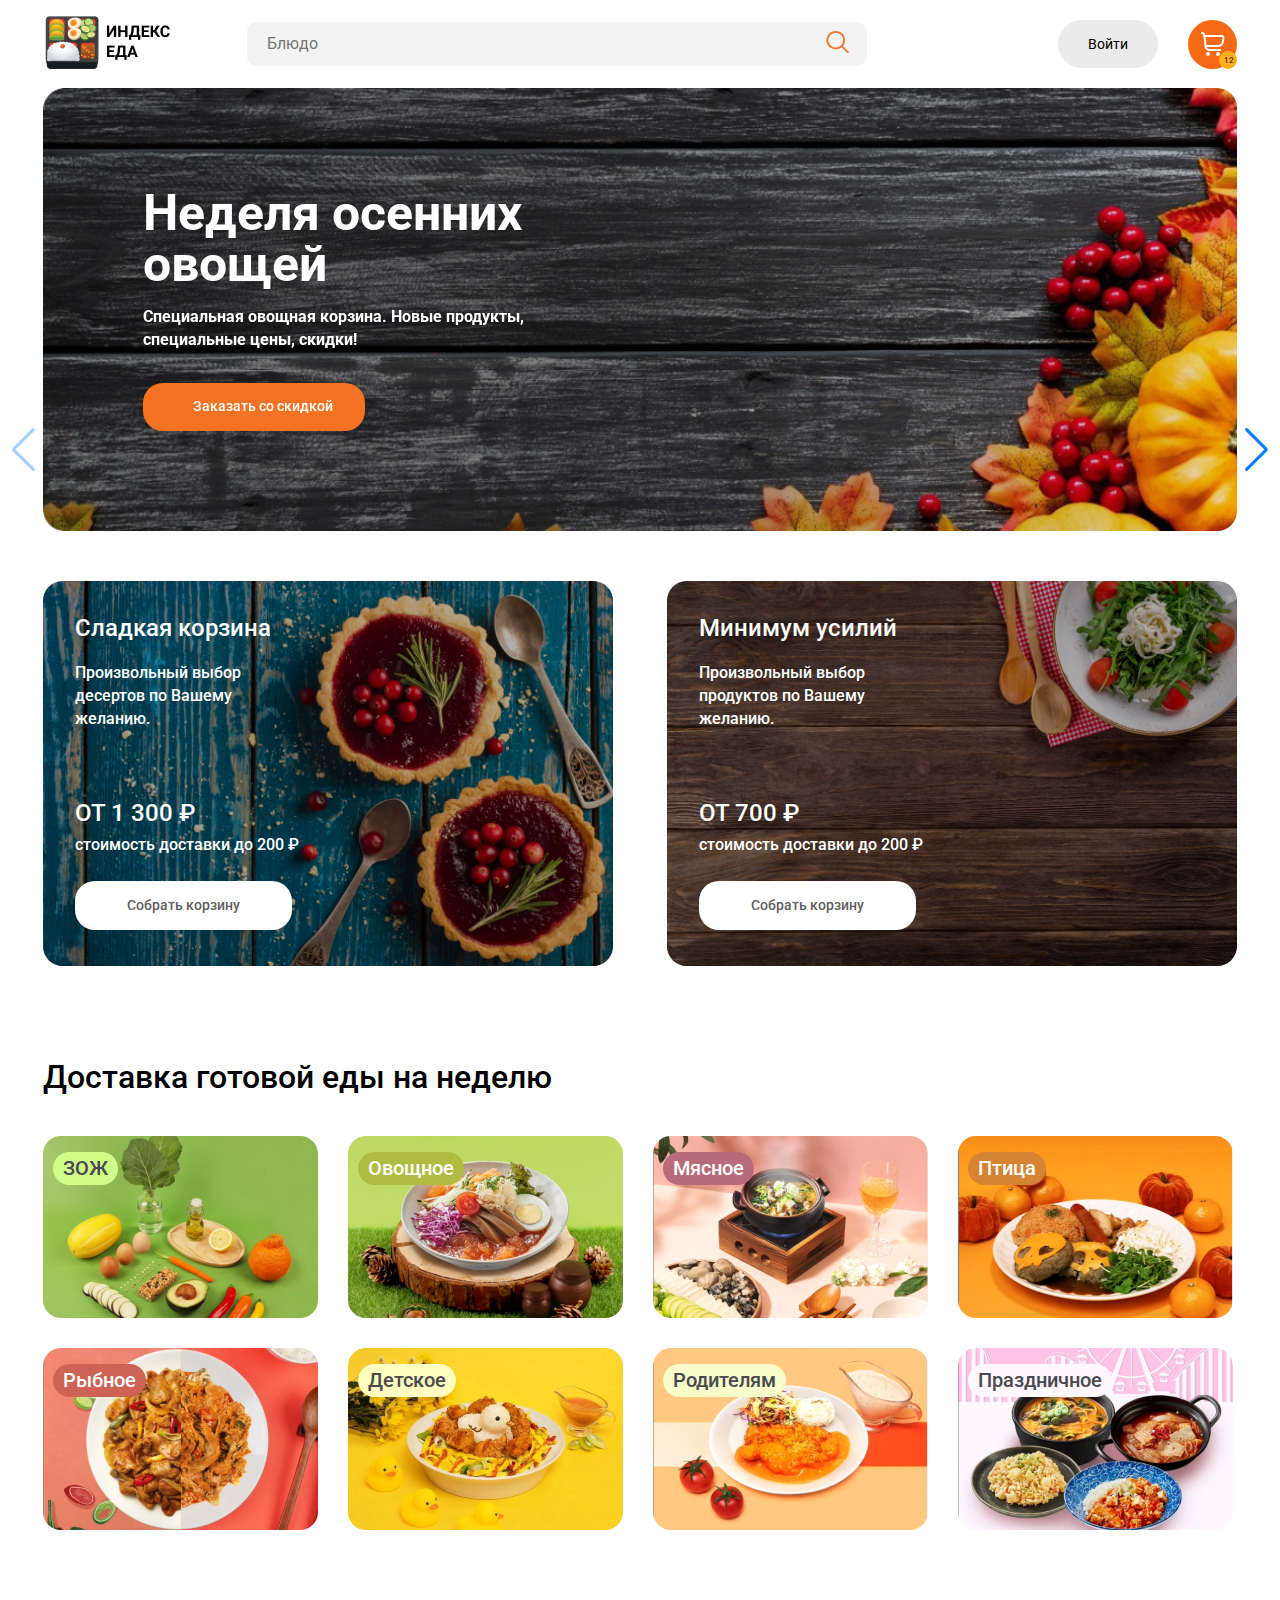
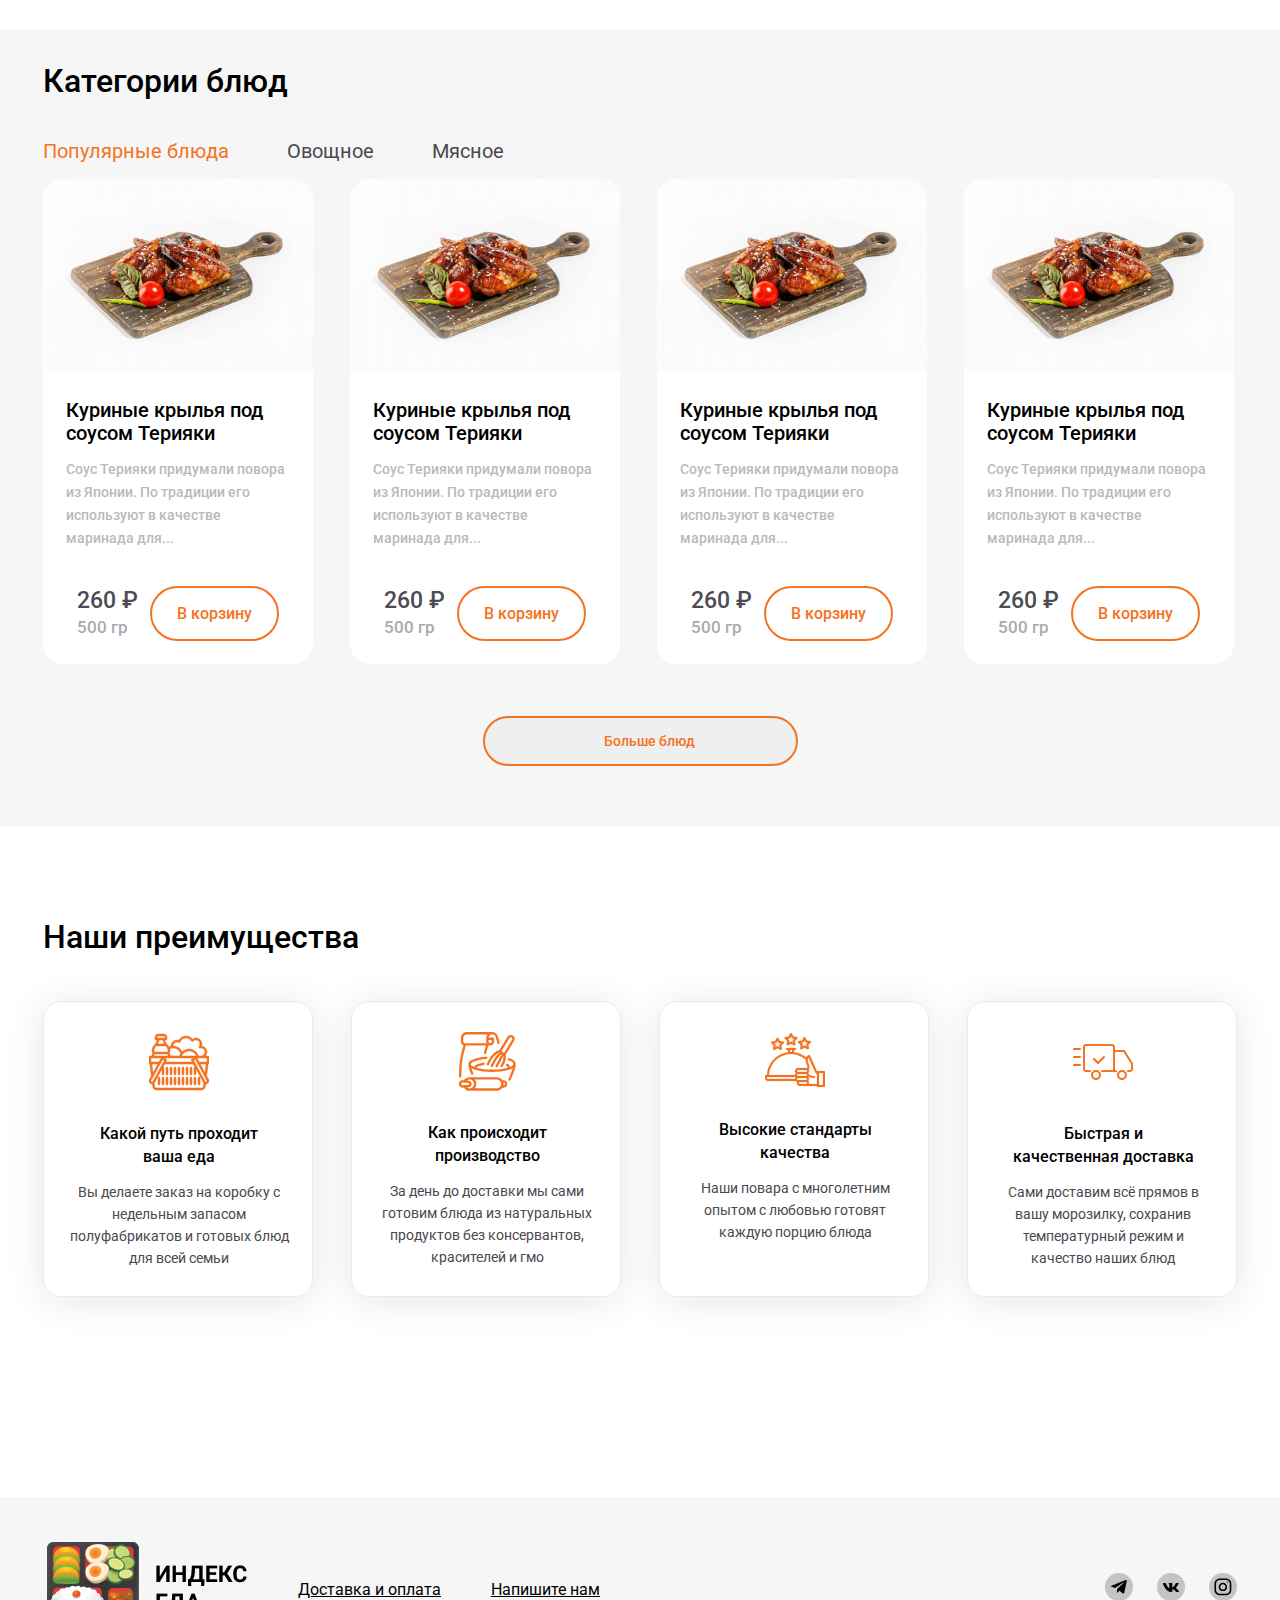
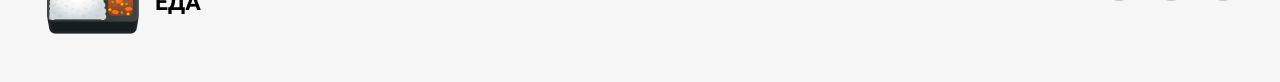
<file: Yandex.Eda/index.html>
<!DOCTYPE html>
<html lang="ru">
<head>
  <meta charset="UTF-8">
  <meta http-equiv="X-UA-Compatible" content="IE=edge">
  <meta name="viewport" content="width=device-width, initial-scale=1.0">
  <link rel="stylesheet" href="css/normalize.css">
  <link rel="preconnect" href="https://fonts.googleapis.com">
  <link rel="preconnect" href="https://fonts.gstatic.com" crossorigin>
  <link href="https://fonts.googleapis.com/css2?family=Roboto:wght@400;500;700&display=swap" rel="stylesheet">
  <link rel="stylesheet" href="css/swiper-bundle.min.css">
  <link rel="stylesheet" href="css/style.css">
  <title>Яндекс.Еда</title>
</head>
<body>
  <header class="header container">
    <a href="#" class="logo"><img src="img/logo.png" alt="logo Yandex.Eda" class="logo-img"></a>
    <form action="" class="search-form">
      <input type="text" class="search-input" placeholder="Блюдо">
      <button class="search-button"><img src="img/search-icon.svg" alt="icon: search"></button>
    </form>
    <div class="auth">
      <a href="#" class="login">Войти</a>
    </div>
    <!-- /.auth -->
    <a href="#" class="shopping-cart"><img src="img/fi-rr-shopping-cart.svg" alt="icon: cart">
    <span class="shopping-counter">12</span></a>
  </header>
  <main class="main">
    <div class="slider container main__swiper">
      <div class="swiper-wrapper">      
        <div class="slide slide-text-light slide-vega swiper-slide">
          <div class="slide-content">
            <h2 class="slide-title">Неделя осенних 
              овощей</h2>
           <p class="slide-text">Специальная овощная корзина. Новые продукты,
            специальные цены, скидки!</p>
           <a href="#" class="button button-primary">Заказать со скидкой</a>
          </div>
          <!-- /.slide-content -->
        </div>
        <!-- /.slide -->
        <div class="slide slide-text-light slide-summer swiper-slide">
          <div class="slide-content">
            <h2 class="slide-title">Неделя летних овощей</h2>
           <p class="slide-text">Специальная овощная корзина. Новые продукты, специальные цены, скидки!</p>
           <a href="#" class="button button-primary">Заказать со скидкой</a>
          </div>
          <!-- /.slide-content -->
        </div>
        <!-- /.slide -->
        <div class="slide slide-text-light slide-nuts swiper-slide">
          <div class="slide-content">
            <h2 class="slide-title">Витаминная неделя</h2>
           <p class="slide-text">Специальная овощная корзина. Новые продукты,
            специальные цены, скидки!</p>
           <a href="#" class="button button-primary">Заказать со скидкой</a>
          </div>
          <!-- /.slide-content -->
        </div>
        <!-- /.slide -->
      </div>
      <div class="swiper-button-next"></div>
      <div class="swiper-button-prev"></div>
    </div>
    <!-- /.slider -->
    <div class="container">
      <div class="promo">
        <section class="card card-text-light sweet-basket">
          <div class="card__header">
            <h3 class="card-title">Сладкая корзина</h3>
            <p class="card-text">Произвольный выбор
              десертов по Вашему
              желанию.</p>
          </div>
          <!-- /.card__header -->
          <div class="card__footer">
            <strong class="card-price">ОТ 1 300 ₽</strong>
            <span class="card-delivery">стоимость доставки до 200 ₽</span>
            <a href="#" class="button button-default">Собрать корзину</a>
          </div>
          <!-- /.card-footer -->        
        </section>
        <!-- /.card -->
        <section class="card card-text-light minimum-action">
          <div class="card__header">
            <h3 class="card-title">Минимум усилий</h3>
            <p class="card-text">Произвольный выбор
              продуктов по Вашему
              желанию.</p>
          </div>
          <!-- /.card__header -->
          <div class="card__footer">
            <strong class="card-price">ОТ 700 ₽</strong>
            <span class="card-delivery">стоимость доставки до 200 ₽</span>
            <a href="#" class="button button-default">Собрать корзину</a>
          </div>
          <!-- /.card-footer --> 
        </section>
        <!-- /.card -->
      </div>
    </div>
    <!-- /.container -->
    <!-- /.promo -->
  </main>
  <section class="delivery-week container">
    <h2 class="section-title">Доставка готовой еды на неделю</h2>
    <div class="delivery-cards">
      <div class="delivery-card">
        <img src="img/cards/card-1.png" alt="card-1" class="delivery-img">
        <span class="card-tag tag-health">ЗОЖ</span>
      </div>
      <!-- /.delivery-card -->
        <div class="delivery-card">
          <img src="img/cards/card-2.png" alt="card-1" class="delivery-img">
          <span class="card-tag tag-vega">Овощное</span>
        </div>
        <!-- /.delivery-card -->
        <div class="delivery-card">
          <img src="img/cards/card-3.png" alt="card-1" class="delivery-img">
          <span class="card-tag tag-meat">Мясное</span>
        </div>
        <!-- /.delivery-card -->
        <div class="delivery-card">
          <img src="img/cards/card-4.png" alt="card-1" class="delivery-img">
          <span class="card-tag tag-bird">Птица</span>
        </div>
        <!-- /.delivery-card -->
        <div class="delivery-card">
          <img src="img/cards/card-5.png" alt="card-1" class="delivery-img">
          <span class="card-tag tag-fish">Рыбное</span>
        </div>
        <!-- /.delivery-card -->
        <div class="delivery-card">
          <img src="img/cards/card-6.png" alt="card-1" class="delivery-img">
          <span class="card-tag tag-child">Детское</span>
        </div>
        <!-- /.delivery-card -->
        <div class="delivery-card">
          <img src="img/cards/card-7.png" alt="card-1" class="delivery-img">
          <span class="card-tag tag-parents">Родителям</span>
        </div>
        <!-- /.delivery-card -->
        <div class="delivery-card">
          <img src="img/cards/card-8.png" alt="card-1" class="delivery-img">
          <span class="card-tag tag-holiday">Праздничное</span>
        </div>
        <!-- /.delivery-card -->
    </div>
    <!-- /.delivery__cards -->
  </section>
  <section class="section-grey category">
    <div class="container">
      <h2 class="section-title">Категории блюд</h2>
      <ul class="tabs">
        <li class="tabs-item">
          <a href="" class="tabs-link active">
            Популярные блюда
          </a>
        </li>
        <li class="tabs-item">
          <a href="" class="tabs-link">
            Овощное
          </a>
        </li>
        <li class="tabs-item">
          <a href="" class="tabs-link">
            Мясное
          </a>
        </li>
      </ul>
      <!-- /.tabs -->
      <div class="tabs-content">
        <div class="tabs-card">
          <img src="img/tabs-img.png" alt="tabs-img" class="tabs-img">
          <div class="tabs-card-content">
            <h3 class="tabs-title">Куриные крылья под
              соусом Терияки</h3>
            <p class="tabs-description">Соус Терияки придумали повора из Японии. По традиции его используют в качестве маринада для...</p>
            <div class="tabs-info">
              <div class="tabs-good">
                <span class="tabs-price">260 ₽</span>
                <span class="tabs-weight">500 гр</span>
              </div>
              <!-- /.tabs-good -->
              <button class="button button-outline">В корзину</button>
            </div>
          </div>
        </div>
        <div class="tabs-card">
          <img src="img/tabs-img.png" alt="tabs-img" class="tabs-img">
          <div class="tabs-card-content">
            <h3 class="tabs-title">Куриные крылья под
              соусом Терияки</h3>
            <p class="tabs-description">Соус Терияки придумали повора из Японии. По традиции его используют в качестве маринада для...</p>
            <div class="tabs-info">
              <div class="tabs-good">
                <span class="tabs-price">260 ₽</span>
                <span class="tabs-weight">500 гр</span>
              </div>
              <!-- /.tabs-good -->
              <button class="button button-outline">В корзину</button>
            </div>
          </div>
        </div>
        <div class="tabs-card">
          <img src="img/tabs-img.png" alt="tabs-img" class="tabs-img">
          <div class="tabs-card-content">
            <h3 class="tabs-title">Куриные крылья под
              соусом Терияки</h3>
            <p class="tabs-description">Соус Терияки придумали повора из Японии. По традиции его используют в качестве маринада для...</p>
            <div class="tabs-info">
              <div class="tabs-good">
                <span class="tabs-price">260 ₽</span>
                <span class="tabs-weight">500 гр</span>
              </div>
              <!-- /.tabs-good -->
              <button class="button button-outline">В корзину</button>
            </div>
          </div>
        </div>
        <div class="tabs-card">
          <img src="img/tabs-img.png" alt="tabs-img" class="tabs-img">
          <div class="tabs-card-content">
            <h3 class="tabs-title">Куриные крылья под
              соусом Терияки</h3>
            <p class="tabs-description">Соус Терияки придумали повора из Японии. По традиции его используют в качестве маринада для...</p>
            <div class="tabs-info">
              <div class="tabs-good">
                <span class="tabs-price">260 ₽</span>
                <span class="tabs-weight">500 гр</span>
              </div>
              <!-- /.tabs-good -->
              <button class="button button-outline">В корзину</button>
            </div>
          </div>
        </div>
        <!-- /.tabs-card -->
      </div>
      <!-- /.tabs-content -->
      <button class="button content-button">Больше блюд</button>
    </div>
  </section>
  <section class="advantage">
    <div class="container">
      <h2 class="advantage-title">Наши преимущества</h2>
      <div class="advantage__content">
        <div class="advantage__cards">
          <div class="advantage__card">
              <img src="img/advantage/advantage-1.svg" alt="advantage: advantage-image" class="advantage-image">
              <div class="advantage__card-block">
                <h3 class="advantage__card-title">Какой путь проходит
                  ваша еда</h3>
              </div>
              <p class="advantage__card-text">Вы делаете заказ на коробку
                с недельным запасом
                полуфабрикатов и готовых блюд
                для всей семьи</p>
          </div>
          <!-- /.advantage__card -->
          <div class="advantage__card">
            <img src="img/advantage/advantage-2.svg" alt="advantage: advantage-image" class="advantage-image">
            <div class="advantage__card-block">
              <h3 class="advantage__card-title">Как происходит
                производство</h3>
            </div>
            <p class="advantage__card-text">За день до доставки мы сами готовим блюда из натуральных продуктов без консервантов, красителей и гмо</p>
        </div>
        <!-- /.advantage__card -->
        <div class="advantage__card">
          <img src="img/advantage/advantage-3.svg" alt="advantage: advantage-image" class="advantage-image">
          <div class="advantage__card-block">
            <h3 class="advantage__card-title">Высокие стандарты 
              качества</h3>
          </div>
          <p class="advantage__card-text">Наши повара с многолетним опытом с любовью готовят каждую порцию блюда</p>
      </div>
      <!-- /.advantage__card -->
      <div class="advantage__card">
        <img src="img/advantage/advantage-4.svg" alt="advantage: advantage-image" class="advantage-image">
        <div class="advantage__card-block">
          <h3 class="advantage__card-title">Быстрая и качественная
            доставка</h3>
        </div>
        <p class="advantage__card-text">Сами доставим всё прямов 
          в вашу морозилку, сохранив
          температурный режим 
          и качество наших блюд</p>
    </div>
    <!-- /.advantage__card -->
        </div>
        <!-- /.advantage__cards -->
      </div>
      <!-- /.advantage__content -->
    </div>
    <!-- /.container -->
  </section>
  <footer class="footer">
    <div class="container">
      <div class="footer__content">
        <div class="footer__links">
        <a href="#" class="footer-logo"><img src="img/footer/logo.png" alt="footer: logo"></a>
      <ul class="footer__list">
        <li class="footer__list-item">Доставка и оплата</li>
        <li class="footer__list-item">Напишите нам</li>
      </ul>
        </div>
        <div class="footer__social">
          <img src="img/footer/telegram.svg" alt="footer: telegram" class="footer__social-img"> 
          <img src="img/footer/vk.svg" alt="footer: VK" class="footer__social-img"> 
          <img src="img/footer/instagram.svg" alt="footer: instagram" class="footer__social-img">
        </div>
      </div>
    </div>
    <!-- /.container -->
  </footer>
  <!-- /.footer -->

  <script src="js/swiper-bundle.min.js"></script>
  <script src="js/main.js"></script>
</body>
</html>
</file>
<file: Ceramic/css/style.css>
* {
  box-sizing: border-box;
}

body {
  font-family: "Roboto", sans-serif;
  font-size: 16px;
  color: #171717;
}

.container {
  max-width: 1200px;
  margin: 0 auto;
}

.btn {
  width: 123px;
  height: 42px;
  background-color: #F9A82F;
  color: #ffffff;
  border: none;
  border-radius: 100px;
  line-height: 19px;
  outline: none;
  box-shadow: none;
  transition: 0.3s;
  cursor: pointer;
}
.btn:hover {
  background-color: #fff;
  color: #000;
}

.title {
  font-size: 36px;
  font-weight: 700;
  line-height: 30px;
  color: #151515;
}

/*! normalize.css v8.0.1 | MIT License | github.com/necolas/normalize.css */
/* Document
   ========================================================================== */
/**
 * 1. Correct the line height in all browsers.
 * 2. Prevent adjustments of font size after orientation changes in iOS.
 */
html {
  line-height: 1.15; /* 1 */
  -webkit-text-size-adjust: 100%; /* 2 */
}

/* Sections
   ========================================================================== */
/**
 * Remove the margin in all browsers.
 */
body {
  margin: 0;
}

/**
 * Render the `main` element consistently in IE.
 */
main {
  display: block;
}

/**
 * Correct the font size and margin on `h1` elements within `section` and
 * `article` contexts in Chrome, Firefox, and Safari.
 */
h1 {
  font-size: 2em;
  margin: 0.67em 0;
}

/* Grouping content
   ========================================================================== */
/**
 * 1. Add the correct box sizing in Firefox.
 * 2. Show the overflow in Edge and IE.
 */
hr {
  box-sizing: content-box; /* 1 */
  height: 0; /* 1 */
  overflow: visible; /* 2 */
}

/**
 * 1. Correct the inheritance and scaling of font size in all browsers.
 * 2. Correct the odd `em` font sizing in all browsers.
 */
pre {
  font-family: monospace, monospace; /* 1 */
  font-size: 1em; /* 2 */
}

/* Text-level semantics
   ========================================================================== */
/**
 * Remove the gray background on active links in IE 10.
 */
a {
  background-color: transparent;
}

/**
 * 1. Remove the bottom border in Chrome 57-
 * 2. Add the correct text decoration in Chrome, Edge, IE, Opera, and Safari.
 */
abbr[title] {
  border-bottom: none; /* 1 */
  text-decoration: underline; /* 2 */
  -webkit-text-decoration: underline dotted;
          text-decoration: underline dotted; /* 2 */
}

/**
 * Add the correct font weight in Chrome, Edge, and Safari.
 */
b,
strong {
  font-weight: bolder;
}

/**
 * 1. Correct the inheritance and scaling of font size in all browsers.
 * 2. Correct the odd `em` font sizing in all browsers.
 */
code,
kbd,
samp {
  font-family: monospace, monospace; /* 1 */
  font-size: 1em; /* 2 */
}

/**
 * Add the correct font size in all browsers.
 */
small {
  font-size: 80%;
}

/**
 * Prevent `sub` and `sup` elements from affecting the line height in
 * all browsers.
 */
sub,
sup {
  font-size: 75%;
  line-height: 0;
  position: relative;
  vertical-align: baseline;
}

sub {
  bottom: -0.25em;
}

sup {
  top: -0.5em;
}

/* Embedded content
   ========================================================================== */
/**
 * Remove the border on images inside links in IE 10.
 */
img {
  border-style: none;
}

/* Forms
   ========================================================================== */
/**
 * 1. Change the font styles in all browsers.
 * 2. Remove the margin in Firefox and Safari.
 */
button,
input,
optgroup,
select,
textarea {
  font-family: inherit; /* 1 */
  font-size: 100%; /* 1 */
  line-height: 1.15; /* 1 */
  margin: 0; /* 2 */
}

/**
 * Show the overflow in IE.
 * 1. Show the overflow in Edge.
 */
button,
input { /* 1 */
  overflow: visible;
}

/**
 * Remove the inheritance of text transform in Edge, Firefox, and IE.
 * 1. Remove the inheritance of text transform in Firefox.
 */
button,
select { /* 1 */
  text-transform: none;
}

/**
 * Correct the inability to style clickable types in iOS and Safari.
 */
button,
[type=button],
[type=reset],
[type=submit] {
  -webkit-appearance: button;
}

/**
 * Remove the inner border and padding in Firefox.
 */
button::-moz-focus-inner,
[type=button]::-moz-focus-inner,
[type=reset]::-moz-focus-inner,
[type=submit]::-moz-focus-inner {
  border-style: none;
  padding: 0;
}

/**
 * Restore the focus styles unset by the previous rule.
 */
button:-moz-focusring,
[type=button]:-moz-focusring,
[type=reset]:-moz-focusring,
[type=submit]:-moz-focusring {
  outline: 1px dotted ButtonText;
}

/**
 * Correct the padding in Firefox.
 */
fieldset {
  padding: 0.35em 0.75em 0.625em;
}

/**
 * 1. Correct the text wrapping in Edge and IE.
 * 2. Correct the color inheritance from `fieldset` elements in IE.
 * 3. Remove the padding so developers are not caught out when they zero out
 *    `fieldset` elements in all browsers.
 */
legend {
  box-sizing: border-box; /* 1 */
  color: inherit; /* 2 */
  display: table; /* 1 */
  max-width: 100%; /* 1 */
  padding: 0; /* 3 */
  white-space: normal; /* 1 */
}

/**
 * Add the correct vertical alignment in Chrome, Firefox, and Opera.
 */
progress {
  vertical-align: baseline;
}

/**
 * Remove the default vertical scrollbar in IE 10+.
 */
textarea {
  overflow: auto;
}

/**
 * 1. Add the correct box sizing in IE 10.
 * 2. Remove the padding in IE 10.
 */
[type=checkbox],
[type=radio] {
  box-sizing: border-box; /* 1 */
  padding: 0; /* 2 */
}

/**
 * Correct the cursor style of increment and decrement buttons in Chrome.
 */
[type=number]::-webkit-inner-spin-button,
[type=number]::-webkit-outer-spin-button {
  height: auto;
}

/**
 * 1. Correct the odd appearance in Chrome and Safari.
 * 2. Correct the outline style in Safari.
 */
[type=search] {
  -webkit-appearance: textfield; /* 1 */
  outline-offset: -2px; /* 2 */
}

/**
 * Remove the inner padding in Chrome and Safari on macOS.
 */
[type=search]::-webkit-search-decoration {
  -webkit-appearance: none;
}

/**
 * 1. Correct the inability to style clickable types in iOS and Safari.
 * 2. Change font properties to `inherit` in Safari.
 */
::-webkit-file-upload-button {
  -webkit-appearance: button; /* 1 */
  font: inherit; /* 2 */
}

/* Interactive
   ========================================================================== */
/*
 * Add the correct display in Edge, IE 10+, and Firefox.
 */
details {
  display: block;
}

/*
 * Add the correct display in all browsers.
 */
summary {
  display: list-item;
}

/* Misc
   ========================================================================== */
/**
 * Add the correct display in IE 10+.
 */
template {
  display: none;
}

/**
 * Add the correct display in IE 10.
 */
[hidden] {
  display: none;
}

.header__logo {
  margin-right: 121px;
}
.header-top {
  display: flex;
  align-items: center;
  padding: 21px 0 17px;
}
.header-top__contact {
  margin-right: 98px;
}
.header-top__list {
  display: flex;
  list-style: none;
  align-items: center;
  padding: 0;
}
.header-top__item--cart {
  display: flex;
  margin: 0 63px 0 64px;
}
.header-top__item--price {
  margin-left: 6px;
  font-weight: 700;
  font-size: 12px;
  line-height: 14px;
  color: #6B422B;
}
.header__num {
  margin: 0;
  font-weight: 700;
  line-height: 19px;
}
.header__desc {
  margin: 0;
  font-size: 12px;
  color: #F9A82F;
  line-height: 14px;
}
.header-search {
  display: flex;
  position: relative;
  overflow: hidden;
  width: 280px;
  height: 38px;
  margin-right: 100px;
  padding-left: 17px;
  border: 1px solid #DCDCDC;
  border-radius: 50px;
}
.header-search__input {
  height: 100% !important;
  border: none;
  outline: none;
  font-weight: 300;
  font-size: 14px;
}
.header-search__btn {
  position: absolute;
  top: 0;
  right: 0;
  height: 100%;
  margin-right: 23px;
  padding: 0;
  background-color: #ffffff;
  border: none;
}

.navbar {
  display: flex;
  align-items: center;
  background-color: #fff !important;
  border: none;
  box-shadow: none;
}
.navbar-list {
  width: 100%;
  list-style: none;
  display: flex;
  justify-content: space-between;
  align-items: center;
  margin: 0;
  padding: 21px 0 20px;
}
.navbar-list__link {
  font-weight: 700;
  color: #171717;
  line-height: 19px;
  text-decoration: none;
  transition: 0.2s;
}
.navbar-list__link:hover {
  color: #F9A82F;
}
.navbar__catalog {
  position: relative;
  display: inline-block;
  margin-right: 239px;
  font-weight: 700;
  line-height: 19px;
  color: #F9A82F;
  cursor: pointer;
}
.navbar__catalog::after {
  content: url(../assets/svg/arrow-bottom.svg);
  position: absolute;
  right: -15px;
}

.dropdown__btn {
  border: none;
  outline: none;
  background-color: #ffffff;
}
.dropdown-content {
  position: absolute;
  background-color: #f1f1f1;
  width: 226px;
  padding: 15px 15px 15px;
  box-shadow: 0px 8px 16px 0px rgba(0, 0, 0, 0.2);
  z-index: 100;
}
.dropdown-content__item {
  display: block;
  margin-bottom: 10px;
}
.dropdown-content__item a {
  font-weight: 700;
  line-height: 30px;
  color: #A9A9A9;
  text-transform: uppercase;
  text-decoration: none;
  transition: 0.3s;
}
.dropdown-content__item:hover a {
  color: #F9A82F;
}
.dropdown--dis {
  display: none;
}
.dropdown--active {
  display: block;
}

.header-swiper {
  position: relative;
  height: 400px;
  overflow: hidden;
}
.header-swiper__title {
  max-width: 380px;
  margin: 0 0 22px 0;
  font-family: "Oswald";
  font-size: 36px;
  font-weight: 700;
  color: #ffffff;
  line-height: 39px;
  text-transform: uppercase;
}
.header-swiper__text {
  max-width: 680px;
  margin: 0 0 33px 0;
  color: #ffffff;
  line-height: 28px;
}

.swiper-slide {
  padding-top: 75px;
}
.swiper-slide--first {
  background-image: url(../assets/img/header/slide-1.jpg);
}
.swiper-slide--second {
  background-image: url(../assets/img/header/slide-2.jpg);
}
.swiper-slide--third {
  background-image: url(../assets/img/header/slide-3.jpg);
}
.swiper-slide--forth {
  background-image: url(../assets/img/header/slide-4.jpg);
}
.swiper-pagination-bullet {
  width: 7px !important;
  height: 7px !important;
  margin: 0 9px 0 0 !important;
  background: #E8CB9F !important;
  opacity: 1 !important;
}
.swiper-pagination-bullet-active {
  background-color: #ffffff !important;
}

.header-pagination {
  width: 70px !important;
  left: 360px !important;
  bottom: 33px !important;
}

.goods-content {
  display: flex;
  justify-content: space-between;
  flex-wrap: wrap;
  padding-top: 23px;
}
.goods-card {
  position: relative;
  width: 217px;
  height: 145px;
  padding-top: 63px;
  background-color: #F6F6F6;
  overflow: hidden;
  margin-bottom: 20px;
  cursor: pointer;
}
.goods-card__text {
  margin: 0 0 0 103px;
  font-weight: 900;
  color: #151515;
  line-height: 19px;
  text-transform: uppercase;
}
.goods-card__img {
  box-sizing: content-box;
  position: absolute;
  transform: translateX(50%);
  left: -61%;
  bottom: 0;
  max-width: 71%;
}
.goods-card__img--second {
  box-sizing: content-box;
  position: absolute;
  bottom: 3px;
  left: 0;
  width: 40%;
}
.goods-card--second {
  position: relative;
  width: 217px;
  height: 145px;
  padding-top: 63px;
  background-color: #F6F6F6;
  overflow: hidden;
}

#special-card {
  left: -45% !important;
  bottom: 10px !important;
}

.long-text {
  margin: 0 0 0 80px;
}

.small-card {
  width: 37% !important;
}

.big-card {
  width: 30% !important;
}

.advantages {
  padding-top: 114px;
}
.advantages__title {
  margin: 0 0 90px 0;
}
.advantages-content {
  display: flex;
  justify-content: space-between;
  flex-wrap: wrap;
}
.advantages-card {
  width: 170px;
  height: 200px;
  margin-right: 40px;
  margin-bottom: 102px;
}
.advantages-card__img {
  margin-bottom: 19px;
}
.advantages-card__title {
  margin: 0 0 21px;
}
.advantages-card__text {
  font-weight: 300;
  line-height: 30px;
  color: #646464;
}

.about {
  position: relative;
  margin-bottom: 110px;
}
.about__title {
  margin: 0 0 30px 0;
}
.about__text {
  max-width: 680px;
  margin: 0 0 46px 0;
  line-height: 30px;
  color: #646464;
}
.about__img {
  position: absolute;
  right: 8px;
  top: -92px;
}
.about__btn:hover {
  border: 1px solid #000;
}

.purchase {
  margin-bottom: 110px;
}
.purchase__title {
  margin: 0 0 65px 0;
}
.purchase-row {
  display: flex;
}
.purchase-card {
  position: relative;
  width: 122px;
  height: 113px;
  margin-right: 102px;
}
.purchase-card__title {
  font-size: 22px;
  font-weight: 700;
  line-height: 26px;
  color: #000;
  margin: 0;
}
.purchase-card__title::after {
  content: "";
  display: block;
  width: 58px;
  height: 8px;
  position: absolute;
  left: 110%;
  bottom: 35px;
  background-image: url(../assets/img/purchase/arrow-left.svg);
}
.purchase-card__title--dis::after {
  display: none;
}
.purchase-card--large {
  width: 177px !important;
}
.purchase-card__img {
  margin-bottom: 25px;
}
.purchase-card--dis {
  margin-right: 0;
}
.purchase-line {
  display: flex;
  justify-content: space-between;
  align-items: center;
  padding: 51px 0;
}
.purchase-line__hr {
  width: 100%;
  background-color: #A1A1A1;
}
.purchase-line__text {
  margin: 0 20px 0 0;
  color: #A2A2A2;
  line-height: 19px;
}

.clients {
  background-color: #FAFAFA;
  padding: 96px 0 67px;
}
.clients-slide {
  display: flex;
  justify-content: space-between;
}
.clients-slide__top {
  display: flex;
  margin-bottom: 16px;
}
.clients-slide__item {
  width: 380px;
}
.clients-slide__img {
  width: 50px;
  height: 50px;
  margin-right: 12px;
}
.clients-slide__name {
  margin: 0 0 10px 0;
  font-size: 18px;
  font-weight: 700;
  line-height: 24px;
}
.clients-slide__date {
  margin: 0;
  font-size: 14px;
  font-weight: 400;
  color: #A2A2A2;
  line-height: 24px;
}
.clients-slide__text {
  margin: 0;
  font-weight: 300;
  font-style: italic;
  line-height: 30px;
  color: #646464;
}

.clients-swiper {
  height: 393px !important;
  overflow: hidden;
}

.brands {
  padding: 76px 0;
}
.brands-outer {
  display: flex;
  justify-content: space-between;
}

.seo {
  padding-bottom: 66px;
}
.seo__title {
  margin: 0 0 25px 0;
}
.seo__text {
  margin: 0 0 25px 0;
  font-weight: 300;
  line-height: 30px;
  background: linear-gradient(180deg, #646464 56.7%, rgba(255, 255, 255, 0) 112.8%);
  -webkit-background-clip: text;
  -webkit-text-fill-color: transparent;
  background-clip: text;
  text-fill-color: transparent;
}
.seo__link {
  position: relative;
  line-height: 19px;
  color: #171717;
  text-decoration: none;
}
.seo__link::after {
  content: "";
  width: 10px;
  height: 10px;
  background-image: url(../assets/svg/arrow-right.svg);
  background-repeat: no-repeat;
  display: block;
  position: absolute;
  bottom: 25%;
  transform: translateY(25%);
  right: -15px;
  color: #171717;
}
.seo__link::hover {
  text-decoration: underline;
}

.footer {
  background-color: #484848;
}
.footer-outer {
  padding: 63px 0 67px;
  background-color: #383838;
}
.footer-inner {
  display: flex;
  justify-content: space-between;
}
.footer-subscribe {
  width: 339px;
}
.footer-subscribe__text {
  margin: 0 0 30px 0;
  color: #B0B0B0;
  font-size: 14px;
  line-height: 24px;
}
.footer__title {
  margin: 0 0 15px 0;
  color: #ffffff;
  font-weight: 700;
  line-height: 24px;
  text-transform: uppercase;
}
.footer-form {
  display: flex;
  position: relative;
  width: 323px;
  height: 41px;
  border: 1px solid #B0B0B0;
}
.footer-form__btn {
  width: 128px;
  padding: 0 20px;
  background-color: #B0B0B0;
  border: none;
  font-size: 14px;
  font-weight: 700px;
  color: #ffffff;
  line-height: 24px;
  transition: 0.3s;
}
.footer-form__btn:hover {
  background-color: #484848;
}
.footer-form__input {
  height: 100% !important;
  background-color: #484848;
  border: none;
  outline: none;
  line-height: 24;
}
.footer-form__input[type=text] {
  padding-left: 11px;
  background-color: #484848;
}
.footer-list {
  display: flex;
  flex-direction: column;
  justify-content: space-between;
  height: 145px;
  margin: 0;
  padding: 0;
  list-style: none;
}
.footer-list__item {
  font-size: 14px;
  line-height: 24px;
  color: #B0B0B0;
}
.footer-bottom--inner {
  display: flex;
  justify-content: space-between;
  align-items: center;
  padding: 20px 0;
}
.footer__copyright {
  margin: 0;
  font-size: 12px;
  line-height: 24px;
  color: #5F5F5F;
}
.footer__logo {
  transition: 0.3s;
}

#svg:hover .footer__logo {
  fill: #C031F2 !important;
}/*# sourceMappingURL=style.css.map */
</file>
<file: Yandex.Eda/css/style.css>
* {
  box-sizing: border-box;
  font-family: "Roboto", sans-serif;
}
.logo img {
  width: 128px;
}
.container {
  max-width: 1194px;
  margin: 0 auto;
}
.header {
  display: flex;
  justify-content: space-between;
  align-items: center;
  padding: 13px 0;
}
.search-form {
  display: flex;
  flex-grow: 1;
  position: relative;
  max-width: 620px;
  margin-left: 76px;
  background: rgba(238, 238, 238, 0.71);
  border-radius: 10px;
}
.search-input {
  width: 100%;
  background-color: transparent;
  border: none;
  padding: 13px 0 13px 20px;
}
.search-button {
  height: 100%;
  position: absolute;
  right: 0;
  top: 0;
  background-color: transparent;
  border: none;
  padding: 0 18px;
  cursor: pointer;
}
.auth {
  margin-left: auto;
}
.login {
  padding: 16px 30px;
  background: #ebebeb;
  border-radius: 50px;
  text-decoration: none;
  color: #000000;
  font-size: 14px;
  line-height: 16px;
}
.shopping-cart {
  display: flex;
  align-items: center;
  justify-content: center;
  position: relative;
  margin-left: 30px;
  width: 49px;
  height: 49px;
  background-color: #f66a15;
  border-radius: 50%;
}
.shopping-counter {
  display: block;
  position: absolute;
  bottom: 0;
  right: 0;
  width: 18px;
  height: 18px;
  padding: 5px;
  border-radius: 50%;
  font-size: 8px;
  line-height: 9px;
  color: #000000;
  background-color: #ffaf19;
}
.slider {
  overflow: hidden;
}
.slide {
  display: flex;
  align-items: center;
  min-width: 400px;
  padding: 100px;
  border-radius: 20px;
}
.slide-text-light {
  background-color: #808080;
  color: #ffffff;
}
.slide-content {
  max-width: 400px;
}
.slide-title {
  margin-top: 0;
  margin-bottom: 15px;
  font-weight: bold;
  font-size: 50px;
  line-height: 51px;
}
.slide-text {
  margin: 0;
  margin-bottom: 32px;
  font-weight: bold;
  font-size: 16px;
  line-height: 23px;
}
.button {
  display: inline-block;
  padding: 12px 32px 13px 50px;
  border-radius: 20px;
  text-decoration: none;
  font-weight: 500;
  font-size: 14px;
  line-height: 23px;
  cursor: pointer;
}
.button-primary {
  background-color: #f47322;
  color: #ffffff;
}
.button-default {
  padding: 13px 52px;
  background-color: #ffffff;
  color: #5f5f61;
}
.slide-summer {
  background-image: url(../img/summer.jpg);
  background-repeat: no-repeat;
  background-size: cover;
}
.slide-vega {
  background-image: url(../img/slider-slide-1.jpg);
  background-repeat: no-repeat;
  background-size: cover;
}
.slide-nuts {
  background-image: url(../img/slider-slide-3.jpg);
  background-repeat: no-repeat;
  background-size: cover;
}
.promo {
  display: flex;
  justify-content: space-between;
  margin: -20px;
  margin-top: 30px;
}
.card {
  display: flex;
  flex-direction: column;
  justify-content: space-between;
  flex: 50%;
  max-width: 570px;
  min-height: 380px;
  margin: 20px;
  position: relative;
  border-radius: 20px;
  overflow: hidden;
  padding: 36px 32px;
}
.card-text-light {
  color: #ffffff;
}
.card:before {
  content: "";
  z-index: -1;
  position: absolute;
  top: 0;
  right: 0;
  bottom: 0;
  left: 0;
  background: linear-gradient(0deg, rgba(0, 0, 0, 0.3), rgba(0, 0, 0, 0.3));
}
.card-title {
  margin: 0;
  margin-bottom: 21px;
  font-weight: 500;
  font-size: 24px;
  line-height: 23px;
}
.card-text {
  max-width: 200px;
  margin: 0;
  margin-bottom: 72px;
  font-weight: 500;
  font-size: 16px;
  line-height: 23px;
}
.card-price {
  margin: 0;
  margin-bottom: 8px;
  display: block;
  font-weight: 500;
  font-size: 24px;
  line-height: 23px;
}
.card-delivery {
  display: block;
  margin: 0;
  margin-bottom: 25px;
  font-weight: 500;
  font-size: 16px;
  line-height: 23px;
}
.sweet-basket {
  background-image: url(../img/sweet-basket.jpg);
  background-size: cover;
  background-repeat: no-repeat;
}
.minimum-action {
  background-image: url(../img/minimum-action.jpg);
  background-size: cover;
  background-repeat: no-repeat;
}
.delivery-week {
  padding: 100px 0;
}
.section-title {
  margin: 0;
  margin-bottom: 47px;
  font-weight: 500;
  font-size: 32px;
  line-height: 23px;
}
.delivery-cards {
  display: flex;
  flex-wrap: wrap;
  margin: -15px;
}
.delivery-card {
  margin: 15px;
  width: 275px;
  height: 182px;
  position: relative;
  border-radius: 18px;
  overflow: hidden;
}
.card-tag {
  position: absolute;
  top: 16px;
  left: 10px;
  border-radius: 30px;
  font-weight: 500;
  font-size: 20px;
  line-height: 23px;
  padding: 5px 10px;
  color: #49494f;
}
.tag-health {
  background-color: #d0fd89;
}
.tag-vega {
  background-color: #aebc41;
  color: #ffffff;
}
.tag-meat {
  background-color: #b86b78;
  color: #ffffff;
}
.tag-bird {
  background-color: #d68334;
  color: #ffffff;
}
.tag-fish {
  background-color: #cd6255;
  color: #ffffff;
}
.tag-child {
  background-color: #fffdbf;
}
.tag-parents {
  background-color: #f6fdc8;
}
.tag-holiday {
  background-color: #fef7fe;
}
.category {
  background-color: #f6f6f6;
  padding-top: 40px;
  padding-bottom: 60px;
}
.tabs-card {
  max-width: 270px;
  border-radius: 20px;
  overflow: hidden;
  background-color: #ffffff;
}
.tabs-card-content {
  padding: 23px;
}
.tabs-img {
  overflow: hidden;
}
.tabs-title {
  margin: 0;
  margin-bottom: 13px;
  font-weight: 500;
  font-size: 20px;
  line-height: 23px;
}
.tabs-description {
  margin: 0;
  margin-bottom: 36px;
  font-weight: 500;
  font-size: 14px;
  line-height: 23px;
  color: #b9b9be;
}
.tabs-info {
  display: flex;
  align-items: center;
  justify-content: space-evenly;
}
.tabs-price {
  display: block;
  color: #4b4b51;
  font-weight: 500;
  font-size: 23px;
  line-height: 23px;
  margin-bottom: 5px;
}
.tabs-weight {
  color: #aaaab1;
  font-weight: 500;
  font-size: 17px;
  line-height: 20px;
}
.button-outline {
  padding: 16px 25px;
  border-radius: 33px;
  border: 2px solid #f37321;
  background-color: transparent;
  color: #f37321;
  font-weight: 500;
  font-size: 16px;
  line-height: 19px;
}
.tabs-content {
  display: flex;
}
.tabs-card {
  margin-left: 37px;
}
.tabs-card:first-child {
  margin-left: 0;
}
.content-button {
  display: block;
  width: 315px;
  height: 50px;
  margin: 52px auto auto;
  border: 2px solid #f37321;
  box-sizing: border-box;
  border-radius: 33px;
  color: #f37321;
}
.tabs {
  display: flex;
  justify-content: flex-start;
  padding: 0;
}
.tabs-item {
  list-style: none;
  margin-right: 58px;
  font-size: 20px;
  line-height: 23px;
}
.tabs-item .active {
  color: #f37321;
}
.tabs-link {
  text-decoration: none;
  color: #49494f;
  cursor: pointer;
}
.advantage {
  padding: 100px 0 200px;
}
.advantage-title {
  padding: 0;
  margin: 0 0 52px 0;
  font-weight: 500;
  font-size: 32px;
  line-height: 23px;
}
.advantage__cards {
  display: flex;
  justify-content: space-between;
}
.advantage__card {
  width: 270px;
  height: 296px;
  padding: 30px 23px 24px 25px;
  border-radius: 18px;
  box-shadow: 0px 4px 40px rgba(0, 0, 0, 0.1);
  border: 1px solid #e9e9e9;
  align-items: center;
  text-align: center;
}
.advantage-image {
  display: block;
  margin: 0 auto 30px;
}
.advantage__card-block {
  width: 188px;
  margin: 0 auto 13px;
}
.advantage__card-title {
  margin: 0;
  font-weight: 500;
  font-size: 16px;
  line-height: 23px;
}
.advantage__card-text {
  margin: 0;
  font-size: 14px;
  line-height: 22px;
  color: #49494f;
}
.footer {
  padding: 40px 0;
  background: #f6f6f6;
}
.footer__content {
  display: flex;
  justify-content: space-between;
}
.footer__links {
  display: flex;
}
.footer__list {
  display: flex;
  padding: 0;
}
.footer__list-item {
  margin: auto 50px auto;
  padding: 0;
  text-decoration: underline;
  list-style: none;
  font-size: 16px;
  line-height: 23px;
  cursor: pointer;
}
.footer__list-item:last-child {
  margin-left: 0;
}
.footer__social {
  margin: auto 0;
  cursor: pointer;
}
.footer__social-img {
  margin-left: 20px;
}
</file>
<file: ehya/css/style.css>
/*! normalize.css v8.0.1 | MIT License | github.com/necolas/normalize.css */html{line-height:1.15;-webkit-text-size-adjust:100%}body{margin:0}main{display:block}h1{font-size:2em;margin:0.67em 0}hr{box-sizing:content-box;height:0;overflow:visible}pre{font-family:monospace, monospace;font-size:1em}a{background-color:transparent}abbr[title]{border-bottom:none;text-decoration:underline;text-decoration:underline dotted}b,strong{font-weight:bolder}code,kbd,samp{font-family:monospace, monospace;font-size:1em}small{font-size:80%}sub,sup{font-size:75%;line-height:0;position:relative;vertical-align:baseline}sub{bottom:-0.25em}sup{top:-0.5em}img{border-style:none}button,input,optgroup,select,textarea{font-family:inherit;font-size:100%;line-height:1.15;margin:0}button,input{overflow:visible}button,select{text-transform:none}button,[type="button"],[type="reset"],[type="submit"]{-webkit-appearance:button}button::-moz-focus-inner,[type="button"]::-moz-focus-inner,[type="reset"]::-moz-focus-inner,[type="submit"]::-moz-focus-inner{border-style:none;padding:0}button:-moz-focusring,[type="button"]:-moz-focusring,[type="reset"]:-moz-focusring,[type="submit"]:-moz-focusring{outline:1px dotted ButtonText}fieldset{padding:0.35em 0.75em 0.625em}legend{box-sizing:border-box;color:inherit;display:table;max-width:100%;padding:0;white-space:normal}progress{vertical-align:baseline}textarea{overflow:auto}[type="checkbox"],[type="radio"]{box-sizing:border-box;padding:0}[type="number"]::-webkit-inner-spin-button,[type="number"]::-webkit-outer-spin-button{height:auto}[type="search"]{-webkit-appearance:textfield;outline-offset:-2px}[type="search"]::-webkit-search-decoration{-webkit-appearance:none}::-webkit-file-upload-button{-webkit-appearance:button;font:inherit}details{display:block}summary{display:list-item}template{display:none}[hidden]{display:none}*{box-sizing:border-box;font-size:18px;font-family:'Open Sans', sans-serif;color:#183B56}.container{max-width:1140px;margin:0 auto}.button{border:none;outline:none;cursor:pointer}.title{font-family:'Roboto', sans-serif;font-weight:bold;letter-spacing:0.2px !important}.text{color:#5A7184}.card__img{width:40px;height:40px}.header{overflow:hidden;background:#FAFDFF}.nav{display:flex;justify-content:space-between;height:48px;padding:26px 0;align-items:center}.nav-menu{display:flex;align-items:center}.nav-list{display:flex;list-style:none;margin:0;padding:0}.nav-list__link{margin-right:27px;font-size:16px;line-height:14px;font-weight:600}.nav-list__link--burger{margin-right:41px}.nav__button{margin-left:30px;width:129px;height:46px;color:#1565D8;background-color:#fff;border:1px solid #1565D8;border-radius:8px;transition:0.5s}.nav__button:hover{color:#fff;background-color:#1565D8}.hero{display:flex;justify-content:space-between;padding-top:78px}.hero-info{margin-right:22px;min-width:550px;max-width:550px}.hero-info__subtitle{font-family:"Roboto", sans-serif;font-size:48px;line-height:60px}.hero-info__title{font-family:"Roboto", sans-serif;font-size:36px;line-height:60px}.hero-info__suptitle{font-family:"Roboto", sans-serif;margin:0 0 20px;font-size:48px;line-height:60px}.hero-info__text{width:457px;margin-bottom:63px;font-size:18px;line-height:32px;color:#5A7184}.hero-info__button{width:243.09px;height:56px;background-color:#183B56;border-radius:8px;color:#fff;transition:0.5s}.hero-info__button:hover{background-color:#fff;border:1px solid #183B56;color:#183B56}.hero-info__button a{color:inherit;text-decoration:none;font-weight:bold;font-size:18px;line-height:25px}.hero-bcg{width:700px;height:560px;position:relative}.hero-bcg__img{position:absolute}.hero-bcg__iphone{z-index:2;left:-10px;bottom:-32px}.hero-bcg__mack{z-index:1;left:38px;top:8px}.partner{padding:101px 0}.partner__subtitle{margin:0 0 28px;color:#00B8D9;line-height:19px;font-size:14px;font-weight:600;letter-spacing:2px !important;text-transform:uppercase}.partner-content{display:flex;justify-self:space-between;margin-bottom:82px}.partner__title{min-width:473px;margin:0 145px 0 0;font-size:36px;line-height:48px}.partner__text{margin:0;line-height:32px}.partner-list{display:flex;justify-content:space-between}.wedo{background-color:#FAFDFF;padding:80px 0 57px}.wedo-info{display:flex;justify-content:space-between;margin-bottom:38px}.wedo__title{margin:0;font-size:36px;line-height:48px}.wedo__text{line-height:32px}.wedo-content{display:flex;justify-content:space-between;flex-wrap:wrap}.wedo-content-card{width:361px;height:165px;display:flex;justify-content:space-between;margin-bottom:48.5px;padding:25px 24px;border:1px solid #E5EAF4;box-shadow:0px 15px 35px rgba(0,0,0,0.05);border-radius:16px}.wedo-content-card__img{margin-right:15px}.wedo-content-card-info__title{margin:0 0 5px;font-size:22px;line-height:33px}.wedo-content-card-info__text{margin:0;font-size:14px;line-height:20px}.portfolio{padding-top:100px;padding-bottom:160px}.portfolio__title{margin:0 0 48px;font-size:36px;line-height:48px;font-family:'Roboto', sans-serif}.portfolio__suptitle{margin:0 0 20px;font-size:14px;line-height:19px;color:#00B8D9;text-transform:uppercase}.portfolio-swiper{overflow:visible !important}.swiper-slide{width:360px;background:#FFFFFF;border:1px solid #DDE6F4;border-radius:0px 0px 8px 8px;overflow:hidden}.swiper-info{padding:20px 16px 24px 24px}.swiper-info__text{margin:0;font-size:14px;line-height:20px;color:#1565D8}.swiper-info__name{margin:0;font-family:'Roboto', sans-serif;font-weight:bold;font-size:30px;line-height:48px}.swiper-button{position:absolute;top:-11%;transform:translateY(-50%);width:18px;height:14px;background-repeat:no-repeat;background-size:17px;background-position:center;border:none;background-color:transparent;cursor:pointer;z-index:99}.swiper-button-prev{right:13%}.swiper-button-next{right:8.1%}.testimonials__suptitle{margin:0 0 20px;letter-spacing:2px;text-transform:uppercase;font-size:14px;line-height:19px;font-weight:600;color:#00B8D9}.testimonials__title{margin:0 0 48px;font-family:'Roboto', sans-serif;font-size:36px;line-height:48px}.testimonials-swiper-button:first-child{top:50%;left:0}.testimonials-swiper-slide{padding:40px;border:1px solid #E5EAF4;box-shadow:0px 15px 35px rgba(0,0,0,0.05);border-radius:8px}.testimonials-swiper-slide-info{display:flex;margin-bottom:30px}.testimonials-swiper-slide-info__name{margin:0;font-size:24px;line-height:32px;color:#183B56;letter-spacing:0.2px;font-weight:bold;font-family:'Roboto', sans-serif}.testimonials-swiper-slide-info__job{margin:0;font-size:16px;line-height:28px;color:#5A7184}.testimonials-swiper-slide__img{margin-right:20.5px;width:57px;height:57px;border-radius:50%}.testimonials-swiper-slide__text{margin:0;font-size:14px;line-height:24px;color:t-col}.media{padding:100px 0 120px;text-align:center}.media__suptitle{margin:0 0 20px;font-size:14px;line-height:19px;font-weight:600;letter-spacing:2px;text-transform:uppercase;color:#00B8D9}.media__title{margin:0 0 60px;font-size:36px;line-height:48px}.media-content{display:flex;justify-content:center}.media-content-card{margin-left:10px;width:255px;height:263px;text-align:center}.card__img{margin-bottom:35px}.card__title{margin-bottom:12px;font-size:20px;line-height:24px}.card__text{margin-bottom:19px;font-size:16px;line-height:24px}.card__link{margin:0;position:relative;font-weight:700;line-height:25px;color:#00B8D9;text-decoration:none}.card__link::after{content:"";position:absolute;right:-13%;top:7px;width:13px;height:16px;background-image:url(../image/SVG/media/link-arrow.svg);background-repeat:no-repeat}.meet{padding:60px 80px;background-color:#00B8D9;text-align:center}.meet__title{margin:0 0 16px;font-size:48px;line-height:60px;color:#fff}.meet__text{margin:0 0 50px;line-height:32px;color:#fff}.meet__button{width:220px;height:48px;background-color:#fff;border-radius:12px;font-weight:700;font-size:14px;line-height:22px;color:#0D2436}.footer{background-color:#0d2436;padding:128px 0 82px}.footer-content{display:flex;justify-content:flex-start;margin-bottom:100px}.footer-list{max-width:175px;list-style:none;padding:0;margin:0 0 0 40px}.footer-list--big{max-width:245px}.footer-list__title{margin-bottom:31px;font-weight:700;line-height:25px;color:#5A7184}.footer-list__item{margin-bottom:24px;font-size:16px;line-height:22px;color:#959EAD}.footer-list__item--big p{margin:0;font-size:15px;line-height:28px;color:#5A7184}.footer-social{display:flex;justify-content:flex-start;padding:0;list-style:none}.footer-social__item{margin-right:20px}.footer-bottom{text-align:center}.footer-bottom__img{width:56px;height:56px;margin:0 auto;border-radius:50%;background-color:#1576D8}.footer-bottom__img img{transform:translateY(80%)}@media (max-width: 1200px){.container{max-width:960px}}@media (max-width: 992px){.container{max-width:700px !important}}@media (max-width: 767px){.container{max-width:576px !important}.nav-menu{display:none}}@media (max-width: 320px){.container{max-width:280px !important}}
/*# sourceMappingURL=style.css.map */
</file>
